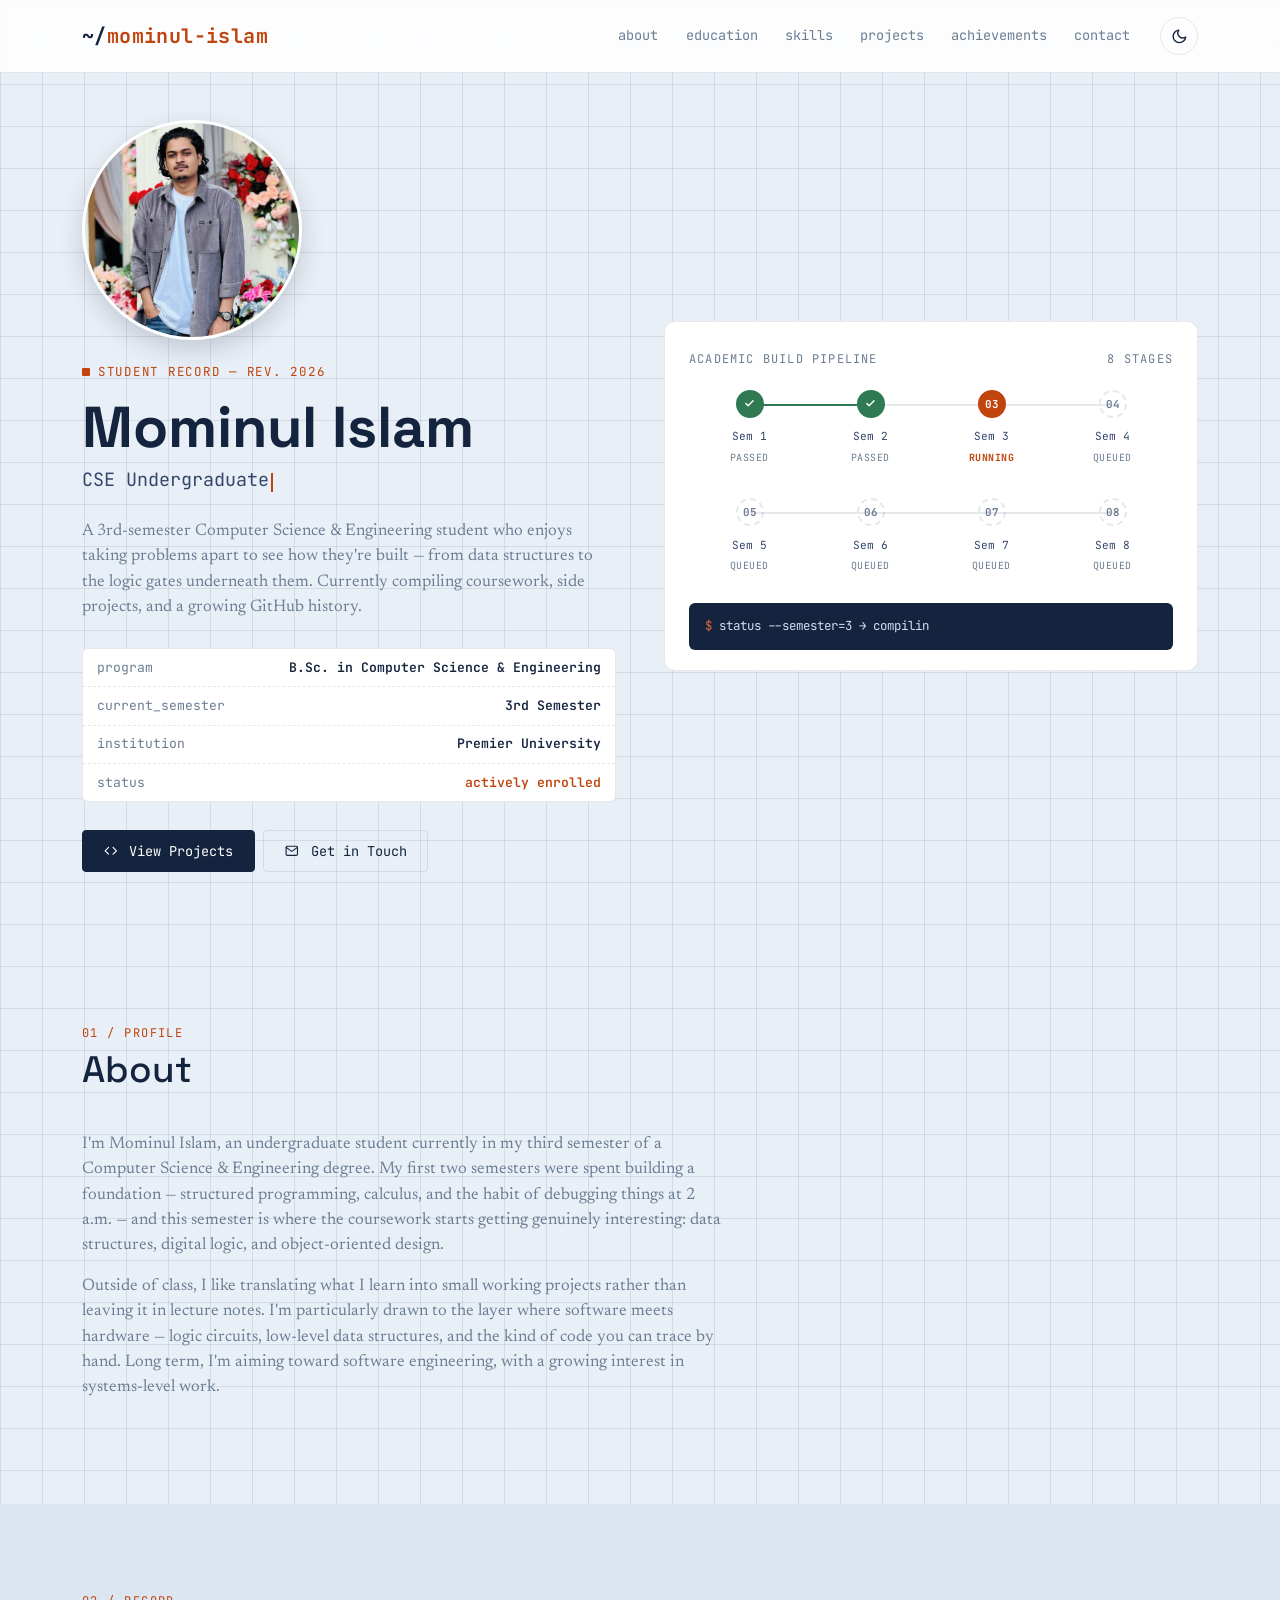
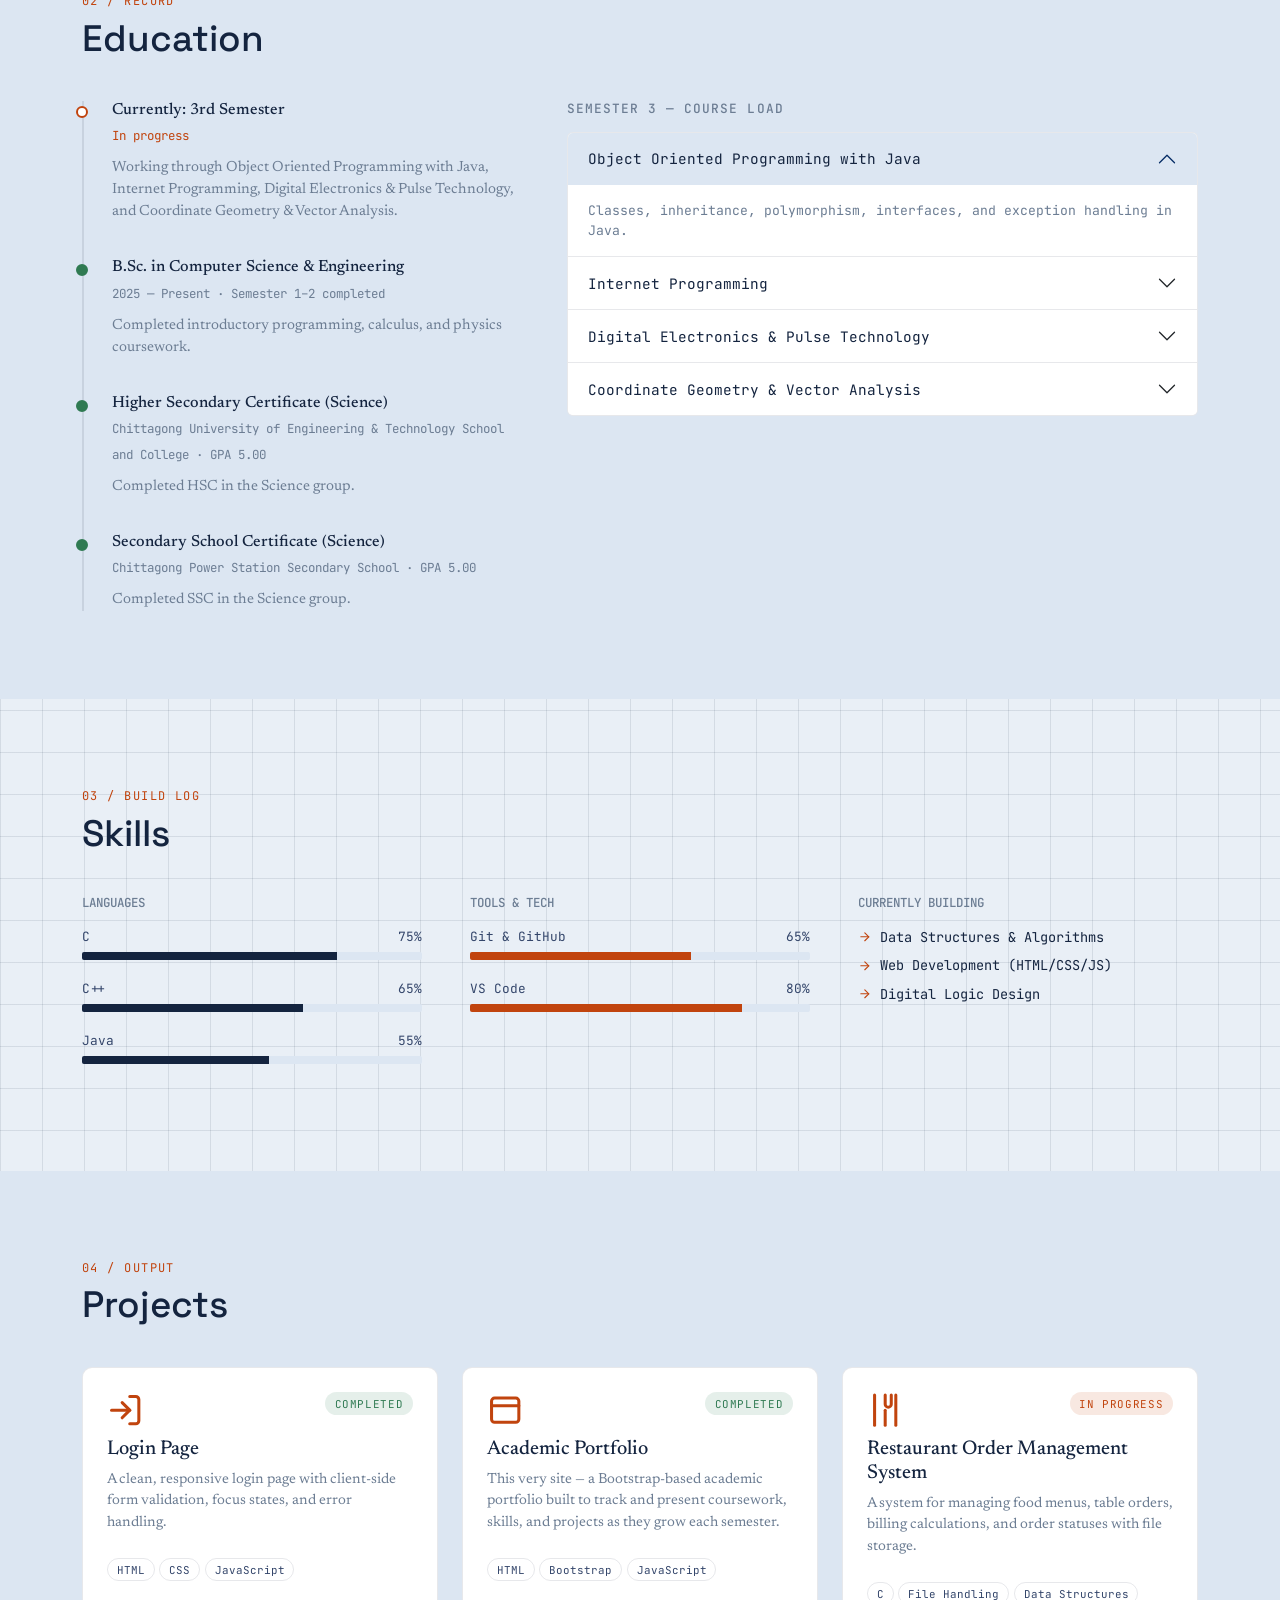
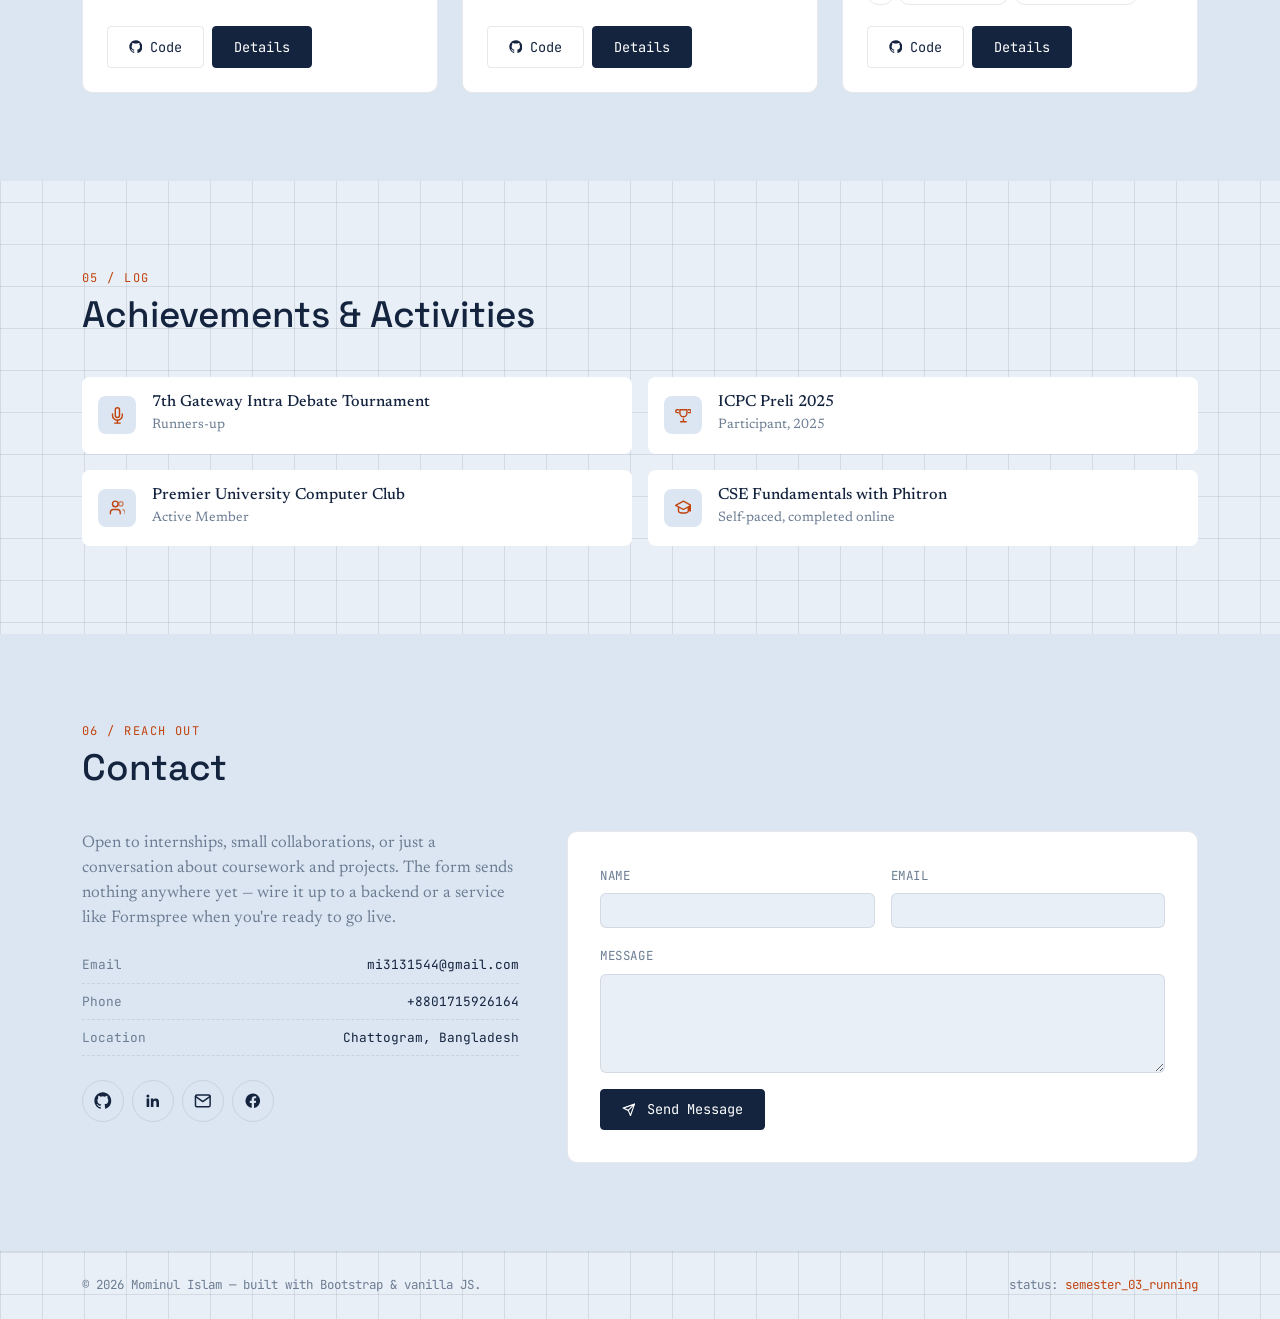
<file: index.html>
<!DOCTYPE html>
<html lang="en" data-theme="light">
<head>
<meta charset="UTF-8">
<meta name="viewport" content="width=device-width, initial-scale=1.0">
<title>Mominul Islam — Academic Portfolio</title>

<!-- Bootstrap 5 -->
<link href="https://cdn.jsdelivr.net/npm/bootstrap@5.3.3/dist/css/bootstrap.min.css" rel="stylesheet">
<!-- Fonts -->
<link rel="preconnect" href="https://fonts.googleapis.com">
<link href="https://fonts.googleapis.com/css2?family=Space+Grotesk:wght@400;500;600;700&family=Newsreader:ital,opsz,wght@0,6..72,400;0,6..72,500;1,6..72,400&family=JetBrains+Mono:wght@400;500;700&display=swap" rel="stylesheet">

<!-- Custom Stylesheet -->
<link rel="stylesheet" href="style.css">
</head>
<body>

<!-- ================= NAVBAR ================= -->
<nav class="navbar navbar-expand-lg fixed-top bp-navbar" id="mainNav">
  <div class="container">
    <a class="navbar-brand" href="#">~/<span>mominul-islam</span></a>
    <button class="navbar-toggler" type="button" data-bs-toggle="collapse" data-bs-target="#navContent">
      <span class="navbar-toggler-icon"></span>
    </button>
    <div class="collapse navbar-collapse" id="navContent">
      <ul class="navbar-nav ms-auto align-items-lg-center">
        <li class="nav-item"><a class="nav-link" href="#about">about</a></li>
        <li class="nav-item"><a class="nav-link" href="#education">education</a></li>
        <li class="nav-item"><a class="nav-link" href="#skills">skills</a></li>
        <li class="nav-item"><a class="nav-link" href="#projects">projects</a></li>
        <li class="nav-item"><a class="nav-link" href="#achievements">achievements</a></li>
        <li class="nav-item"><a class="nav-link" href="#contact">contact</a></li>
        <li class="nav-item ms-lg-3 mt-2 mt-lg-0">
          <button id="themeToggle" aria-label="Toggle dark mode"><svg class="icon-svg" viewBox="0 0 24 24" fill="none" stroke="currentColor" stroke-width="2" stroke-linecap="round" stroke-linejoin="round"><path d="M21 12.79A9 9 0 1 1 11.21 3 7 7 0 0 0 21 12.79z"/></svg></button>
        </li>
      </ul>
    </div>
  </div>
</nav>

<!-- ================= HERO ================= -->
<header class="hero" id="top">
  <div class="container">
    <div class="row align-items-center g-5">
      <div class="col-lg-6">
        <!-- Replace "profile.jpg" below with the path to your own photo -->
        <div class="hero-photo">
          <img src="images/photo_2026-08-31_02-13-25.jpg" alt="Mominul Islam" class="hero-photo-img"
               onerror="this.style.display='none'; this.nextElementSibling.style.display='flex';">
          <div class="avatar-mark hero-photo-fallback">MI</div>
        </div>
        <div class="eyebrow font-mono">Student Record — Rev. 2026</div>
        <h1>Mominul Islam</h1>
        <div class="hero-role font-mono">
          <span id="typedRole">CSE Undergraduate</span><span class="caret"></span>
        </div>

        <p class="mt-4 text-slate" style="max-width:34rem;">
          A 3rd-semester Computer Science &amp; Engineering student who enjoys taking problems
          apart to see how they're built — from data structures to the logic gates underneath them.
          Currently compiling coursework, side projects, and a growing GitHub history.
        </p>

        <div class="spec-sheet">
          <div class="row-item"><span>program</span><span>B.Sc. in Computer Science &amp; Engineering</span></div>
          <div class="row-item"><span>current_semester</span><span>3rd Semester</span></div>
          <div class="row-item"><span>institution</span><span>Premier University</span></div>
          <div class="row-item"><span>status</span><span class="text-accent">actively enrolled</span></div>
        </div>

        <div class="d-flex flex-wrap gap-2">
          <a href="#projects" class="btn btn-blueprint"><svg class="icon-svg me-1" viewBox="0 0 24 24" fill="none" stroke="currentColor" stroke-width="2" stroke-linecap="round" stroke-linejoin="round"><polyline points="16 18 22 12 16 6"/><polyline points="8 6 2 12 8 18"/></svg> View Projects</a>
          <a href="#contact" class="btn btn-outline-blueprint"><svg class="icon-svg me-1" viewBox="0 0 24 24" fill="none" stroke="currentColor" stroke-width="2" stroke-linecap="round" stroke-linejoin="round"><rect x="2" y="4" width="20" height="16" rx="2"/><path d="m22 6-10 7L2 6"/></svg> Get in Touch</a>
        </div>
      </div>

      <div class="col-lg-6">
        <div class="pipeline-card">
          <div class="pipeline-title">
            <span>Academic Build Pipeline</span>
            <span>8 stages</span>
          </div>
          <div class="bp-pipeline">
            <div class="bp-node is-done"><span class="dot"><svg class="icon-svg" viewBox="0 0 24 24" fill="none" stroke="currentColor" stroke-width="3" stroke-linecap="round" stroke-linejoin="round"><polyline points="20 6 9 17 4 12"/></svg></span><span class="label">Sem 1</span><span class="status">Passed</span></div>
            <div class="bp-node is-done"><span class="dot"><svg class="icon-svg" viewBox="0 0 24 24" fill="none" stroke="currentColor" stroke-width="3" stroke-linecap="round" stroke-linejoin="round"><polyline points="20 6 9 17 4 12"/></svg></span><span class="label">Sem 2</span><span class="status">Passed</span></div>
            <div class="bp-node is-active"><span class="dot">03</span><span class="label">Sem 3</span><span class="status">Running</span></div>
            <div class="bp-node is-queued"><span class="dot">04</span><span class="label">Sem 4</span><span class="status">Queued</span></div>
            <div class="bp-node is-queued"><span class="dot">05</span><span class="label">Sem 5</span><span class="status">Queued</span></div>
            <div class="bp-node is-queued"><span class="dot">06</span><span class="label">Sem 6</span><span class="status">Queued</span></div>
            <div class="bp-node is-queued"><span class="dot">07</span><span class="label">Sem 7</span><span class="status">Queued</span></div>
            <div class="bp-node is-queued"><span class="dot">08</span><span class="label">Sem 8</span><span class="status">Queued</span></div>
          </div>
          <div class="terminal-log">
            <span class="prompt">$</span> <span id="terminalLine"></span><span class="caret" style="background:#CFE0F5;"></span>
          </div>
        </div>
      </div>
    </div>
  </div>
</header>

<!-- ================= ABOUT ================= -->
<section id="about">
  <div class="container">
    <div class="row">
      <div class="col-lg-7 reveal">
        <div class="section-eyebrow">01 / Profile</div>
        <h2 class="section-title">About</h2>
        <p class="text-slate">
          I'm Mominul Islam, an undergraduate student currently in my third semester of a
          Computer Science &amp; Engineering degree. My first two semesters were spent building a
          foundation — structured programming, calculus, and the habit of debugging things at
          2 a.m. — and this semester is where the coursework starts getting genuinely interesting:
          data structures, digital logic, and object-oriented design.
        </p>
        <p class="text-slate">
          Outside of class, I like translating what I learn into small working projects rather than
          leaving it in lecture notes. I'm particularly drawn to the layer where software meets
          hardware — logic circuits, low-level data structures, and the kind of code you can trace
          by hand. Long term, I'm aiming toward software engineering, with a growing interest in
          systems-level work.
        </p>
      </div>
    </div>
  </div>
</section>

<!-- ================= EDUCATION ================= -->
<section id="education" style="background:var(--blueprint-strong);">
  <div class="container">
    <div class="section-eyebrow reveal">02 / Record</div>
    <h2 class="section-title reveal">Education</h2>

    <div class="row g-5">
      <div class="col-lg-5 reveal">
        <div class="timeline">
          <div class="timeline-item">
            <h6 class="mb-1">Currently: 3rd Semester</h6>
            <span class="font-mono text-accent" style="font-size:.78rem;">In progress</span>
            <p class="text-slate mt-2 mb-0" style="font-size:.92rem;">Working through Object Oriented Programming with Java, Internet Programming, Digital Electronics &amp; Pulse Technology, and Coordinate Geometry &amp; Vector Analysis.</p>
          </div>
          <div class="timeline-item done">
            <h6 class="mb-1">B.Sc. in Computer Science &amp; Engineering</h6>
            <span class="font-mono text-slate" style="font-size:.78rem;">2025 — Present · Semester 1–2 completed</span>
            <p class="text-slate mt-2 mb-0" style="font-size:.92rem;">Completed introductory programming, calculus, and physics coursework.</p>
          </div>
          <div class="timeline-item done">
            <h6 class="mb-1">Higher Secondary Certificate (Science)</h6>
            <span class="font-mono text-slate" style="font-size:.78rem;">Chittagong University of Engineering &amp; Technology School and College · GPA 5.00</span>
            <p class="text-slate mt-2 mb-0" style="font-size:.92rem;">Completed HSC in the Science group.</p>
          </div>
          <div class="timeline-item done">
            <h6 class="mb-1">Secondary School Certificate (Science)</h6>
            <span class="font-mono text-slate" style="font-size:.78rem;">Chittagong Power Station Secondary School · GPA 5.00</span>
            <p class="text-slate mt-2 mb-0" style="font-size:.92rem;">Completed SSC in the Science group.</p>
          </div>
        </div>
      </div>

      <div class="col-lg-7 reveal">
        <h6 class="font-mono text-slate mb-3" style="font-size:.8rem; text-transform:uppercase; letter-spacing:.08em;">Semester 3 — Course Load</h6>
        <div class="accordion" id="courseAccordion">

          <div class="accordion-item">
            <h2 class="accordion-header">
              <button class="accordion-button" type="button" data-bs-toggle="collapse" data-bs-target="#c1">
                Object Oriented Programming with Java
              </button>
            </h2>
            <div id="c1" class="accordion-collapse collapse show" data-bs-parent="#courseAccordion">
              <div class="accordion-body">Classes, inheritance, polymorphism, interfaces, and exception handling in Java.</div>
            </div>
          </div>

          <div class="accordion-item">
            <h2 class="accordion-header">
              <button class="accordion-button collapsed" type="button" data-bs-toggle="collapse" data-bs-target="#c2">
                Internet Programming
              </button>
            </h2>
            <div id="c2" class="accordion-collapse collapse" data-bs-parent="#courseAccordion">
              <div class="accordion-body">Building web interfaces and services with HTML, CSS, JavaScript, and REST APIs.</div>
            </div>
          </div>

          <div class="accordion-item">
            <h2 class="accordion-header">
              <button class="accordion-button collapsed" type="button" data-bs-toggle="collapse" data-bs-target="#c3">
                Digital Electronics &amp; Pulse Technology
              </button>
            </h2>
            <div id="c3" class="accordion-collapse collapse" data-bs-parent="#courseAccordion">
              <div class="accordion-body">Combinational &amp; sequential circuits, pulse and switching circuits, and timing analysis.</div>
            </div>
          </div>

          <div class="accordion-item">
            <h2 class="accordion-header">
              <button class="accordion-button collapsed" type="button" data-bs-toggle="collapse" data-bs-target="#c4">
                Coordinate Geometry &amp; Vector Analysis
              </button>
            </h2>
            <div id="c4" class="accordion-collapse collapse" data-bs-parent="#courseAccordion">
              <div class="accordion-body">Analytic geometry, vector algebra, and their applications to engineering problems.</div>
            </div>
          </div>

        </div>
      </div>
    </div>
  </div>
</section>

<!-- ================= SKILLS ================= -->
<section id="skills">
  <div class="container">
    <div class="section-eyebrow reveal">03 / Build Log</div>
    <h2 class="section-title reveal">Skills</h2>

    <div class="row g-5">
      <div class="col-md-4 reveal">
        <h6 class="font-mono text-slate mb-3" style="font-size:.78rem; text-transform:uppercase;">Languages</h6>

        <div class="skill-block">
          <div class="top-row"><span>C</span><span>75%</span></div>
          <div class="progress"><div class="progress-bar" data-width="75"></div></div>
        </div>
        <div class="skill-block">
          <div class="top-row"><span>C++</span><span>65%</span></div>
          <div class="progress"><div class="progress-bar" data-width="65"></div></div>
        </div>
        <div class="skill-block">
          <div class="top-row"><span>Java</span><span>55%</span></div>
          <div class="progress"><div class="progress-bar" data-width="55"></div></div>
        </div>
      </div>

      <div class="col-md-4 reveal">
        <h6 class="font-mono text-slate mb-3" style="font-size:.78rem; text-transform:uppercase;">Tools &amp; Tech</h6>

        <div class="skill-block">
          <div class="top-row"><span>Git &amp; GitHub</span><span>65%</span></div>
          <div class="progress"><div class="progress-bar accent" data-width="65"></div></div>
        </div>
        <div class="skill-block">
          <div class="top-row"><span>VS Code</span><span>80%</span></div>
          <div class="progress"><div class="progress-bar accent" data-width="80"></div></div>
        </div>
      </div>

      <div class="col-md-4 reveal">
        <h6 class="font-mono text-slate mb-3" style="font-size:.78rem; text-transform:uppercase;">Currently Building</h6>
        <ul class="list-unstyled font-mono" style="font-size:.85rem;">
          <li class="mb-2"><svg class="icon-svg text-accent" viewBox="0 0 24 24" fill="none" stroke="currentColor" stroke-width="2" stroke-linecap="round" stroke-linejoin="round"><line x1="5" y1="12" x2="19" y2="12"/><polyline points="12 5 19 12 12 19"/></svg> Data Structures &amp; Algorithms</li>
          <li class="mb-2"><svg class="icon-svg text-accent" viewBox="0 0 24 24" fill="none" stroke="currentColor" stroke-width="2" stroke-linecap="round" stroke-linejoin="round"><line x1="5" y1="12" x2="19" y2="12"/><polyline points="12 5 19 12 12 19"/></svg> Web Development (HTML/CSS/JS)</li>
          <li class="mb-2"><svg class="icon-svg text-accent" viewBox="0 0 24 24" fill="none" stroke="currentColor" stroke-width="2" stroke-linecap="round" stroke-linejoin="round"><line x1="5" y1="12" x2="19" y2="12"/><polyline points="12 5 19 12 12 19"/></svg> Digital Logic Design</li>
        </ul>
      </div>
    </div>
  </div>
</section>

<!-- ================= PROJECTS ================= -->
<section id="projects" style="background:var(--blueprint-strong);">
  <div class="container">
    <div class="section-eyebrow reveal">04 / Output</div>
    <h2 class="section-title reveal">Projects</h2>

    <div class="row g-4">

      <div class="col-md-4 reveal">
        <div class="project-card p-4">
          <div class="d-flex justify-content-between align-items-start mb-2">
            <svg class="icon-svg fs-3 text-accent" viewBox="0 0 24 24" fill="none" stroke="currentColor" stroke-width="2" stroke-linecap="round" stroke-linejoin="round"><path d="M15 3h4a2 2 0 0 1 2 2v14a2 2 0 0 1-2 2h-4"/><polyline points="10 17 15 12 10 7"/><line x1="15" y1="12" x2="3" y2="12"/></svg>
            <span class="project-status status-done">Completed</span>
          </div>
          <h5>Login Page</h5>
          <p class="text-slate" style="font-size:.9rem;">A clean, responsive login page with client-side form validation, focus states, and error handling.</p>
          <div class="mt-2 mb-3">
            <span class="project-tag">HTML</span><span class="project-tag">CSS</span><span class="project-tag">JavaScript</span>
          </div>
          <div class="mt-auto d-flex gap-2">
            <a href="https://github.com/Mominulworks/LoginPageee" target="_blank" rel="noopener noreferrer" class="btn btn-sm btn-outline-blueprint"><svg class="icon-svg" viewBox="0 0 24 24" fill="currentColor" stroke="none"><path d="M12 .5C5.73.5.5 5.73.5 12c0 5.08 3.29 9.39 7.86 10.91.58.11.79-.25.79-.56 0-.28-.01-1.02-.02-2-3.2.7-3.88-1.54-3.88-1.54-.53-1.34-1.29-1.7-1.29-1.7-1.05-.72.08-.71.08-.71 1.17.08 1.78 1.2 1.78 1.2 1.03 1.77 2.71 1.26 3.37.96.1-.75.4-1.26.73-1.55-2.55-.29-5.23-1.28-5.23-5.69 0-1.26.45-2.29 1.19-3.09-.12-.29-.52-1.46.11-3.05 0 0 .97-.31 3.18 1.18a11.05 11.05 0 0 1 5.79 0c2.2-1.49 3.17-1.18 3.17-1.18.64 1.59.24 2.76.12 3.05.74.8 1.19 1.83 1.19 3.09 0 4.42-2.69 5.39-5.25 5.68.41.36.78 1.06.78 2.15 0 1.55-.01 2.79-.01 3.17 0 .31.21.68.8.56A10.52 10.52 0 0 0 23.5 12C23.5 5.73 18.27.5 12 .5z"/></svg> Code</a>
            <button class="btn btn-sm btn-blueprint" data-bs-toggle="modal" data-bs-target="#projModal1">Details</button>
          </div>
        </div>
      </div>

      <div class="col-md-4 reveal">
        <div class="project-card p-4">
          <div class="d-flex justify-content-between align-items-start mb-2">
            <svg class="icon-svg fs-3 text-accent" viewBox="0 0 24 24" fill="none" stroke="currentColor" stroke-width="2" stroke-linecap="round" stroke-linejoin="round"><rect x="3" y="4" width="18" height="16" rx="2"/><line x1="3" y1="9" x2="21" y2="9"/></svg>
            <span class="project-status status-done">Completed</span>
          </div>
          <h5>Academic Portfolio</h5>
          <p class="text-slate" style="font-size:.9rem;">This very site — a Bootstrap-based academic portfolio built to track and present coursework, skills, and projects as they grow each semester.</p>
          <div class="mt-2 mb-3">
            <span class="project-tag">HTML</span><span class="project-tag">Bootstrap</span><span class="project-tag">JavaScript</span>
          </div>
          <div class="mt-auto d-flex gap-2">
            <a href="#" class="btn btn-sm btn-outline-blueprint"><svg class="icon-svg" viewBox="0 0 24 24" fill="currentColor" stroke="none"><path d="M12 .5C5.73.5.5 5.73.5 12c0 5.08 3.29 9.39 7.86 10.91.58.11.79-.25.79-.56 0-.28-.01-1.02-.02-2-3.2.7-3.88-1.54-3.88-1.54-.53-1.34-1.29-1.7-1.29-1.7-1.05-.72.08-.71.08-.71 1.17.08 1.78 1.2 1.78 1.2 1.03 1.77 2.71 1.26 3.37.96.1-.75.4-1.26.73-1.55-2.55-.29-5.23-1.28-5.23-5.69 0-1.26.45-2.29 1.19-3.09-.12-.29-.52-1.46.11-3.05 0 0 .97-.31 3.18 1.18a11.05 11.05 0 0 1 5.79 0c2.2-1.49 3.17-1.18 3.17-1.18.64 1.59.24 2.76.12 3.05.74.8 1.19 1.83 1.19 3.09 0 4.42-2.69 5.39-5.25 5.68.41.36.78 1.06.78 2.15 0 1.55-.01 2.79-.01 3.17 0 .31.21.68.8.56A10.52 10.52 0 0 0 23.5 12C23.5 5.73 18.27.5 12 .5z"/></svg> Code</a>
            <button class="btn btn-sm btn-blueprint" data-bs-toggle="modal" data-bs-target="#projModal2">Details</button>
          </div>
        </div>
      </div>

      <div class="col-md-4 reveal">
        <div class="project-card p-4">
          <div class="d-flex justify-content-between align-items-start mb-2">
            <svg class="icon-svg fs-3 text-accent" viewBox="0 0 24 24" fill="none" stroke="currentColor" stroke-width="2" stroke-linecap="round" stroke-linejoin="round"><path d="M16 2v6a2 2 0 0 1-4 0V2"/><path d="M12 12v10"/><path d="M19 2v20"/><path d="M5 2v20"/></svg>
            <span class="project-status status-progress">In Progress</span>
          </div>
          <h5>Restaurant Order Management System</h5>
          <p class="text-slate" style="font-size:.9rem;">A system for managing food menus, table orders, billing calculations, and order statuses with file storage.</p>
          <div class="mt-2 mb-3">
            <span class="project-tag">C</span><span class="project-tag">File Handling</span><span class="project-tag">Data Structures</span>
          </div>
          <div class="mt-auto d-flex gap-2">
            <a href="#" class="btn btn-sm btn-outline-blueprint"><svg class="icon-svg" viewBox="0 0 24 24" fill="currentColor" stroke="none"><path d="M12 .5C5.73.5.5 5.73.5 12c0 5.08 3.29 9.39 7.86 10.91.58.11.79-.25.79-.56 0-.28-.01-1.02-.02-2-3.2.7-3.88-1.54-3.88-1.54-.53-1.34-1.29-1.7-1.29-1.7-1.05-.72.08-.71.08-.71 1.17.08 1.78 1.2 1.78 1.2 1.03 1.77 2.71 1.26 3.37.96.1-.75.4-1.26.73-1.55-2.55-.29-5.23-1.28-5.23-5.69 0-1.26.45-2.29 1.19-3.09-.12-.29-.52-1.46.11-3.05 0 0 .97-.31 3.18 1.18a11.05 11.05 0 0 1 5.79 0c2.2-1.49 3.17-1.18 3.17-1.18.64 1.59.24 2.76.12 3.05.74.8 1.19 1.83 1.19 3.09 0 4.42-2.69 5.39-5.25 5.68.41.36.78 1.06.78 2.15 0 1.55-.01 2.79-.01 3.17 0 .31.21.68.8.56A10.52 10.52 0 0 0 23.5 12C23.5 5.73 18.27.5 12 .5z"/></svg> Code</a>
            <button class="btn btn-sm btn-blueprint" data-bs-toggle="modal" data-bs-target="#projModal3">Details</button>
          </div>
        </div>
      </div>

    </div>
  </div>
</section>

<!-- Project modals -->
<div class="modal fade" id="projModal1" tabindex="-1">
  <div class="modal-dialog modal-dialog-centered">
    <div class="modal-content" style="background:var(--paper); color:var(--ink);">
      <div class="modal-header" style="border-color:var(--line);">
        <h5 class="modal-title font-display">Login Page</h5>
        <button type="button" class="btn-close" data-bs-dismiss="modal"></button>
      </div>
      <div class="modal-body text-slate">
        <p>A front-end focused project built to practice clean UI design and client-side form handling.</p>
        <ul>
          <li>Responsive layout that works across screen sizes</li>
          <li>Client-side validation with inline error messages</li>
          <li>Built with plain HTML, CSS, and JavaScript</li>
        </ul>
      </div>
    </div>
  </div>
</div>

<div class="modal fade" id="projModal2" tabindex="-1">
  <div class="modal-dialog modal-dialog-centered">
    <div class="modal-content" style="background:var(--paper); color:var(--ink);">
      <div class="modal-header" style="border-color:var(--line);">
        <h5 class="modal-title font-display">Academic Portfolio</h5>
        <button type="button" class="btn-close" data-bs-dismiss="modal"></button>
      </div>
      <div class="modal-body text-slate">
        <p>A single-file portfolio built with Bootstrap and vanilla JavaScript, designed to be updated each semester as coursework and projects change.</p>
        <ul>
          <li>Responsive layout with a light/dark toggle</li>
          <li>Scroll-triggered skill bars and section reveals</li>
          <li>A working contact form with client-side validation</li>
        </ul>
      </div>
    </div>
  </div>
</div>

<div class="modal fade" id="projModal3" tabindex="-1">
  <div class="modal-dialog modal-dialog-centered">
    <div class="modal-content" style="background:var(--paper); color:var(--ink);">
      <div class="modal-header" style="border-color:var(--line);">
        <h5 class="modal-title font-display">Restaurant Order Management System</h5>
        <button type="button" class="btn-close" data-bs-dismiss="modal"></button>
      </div>
      <div class="modal-body text-slate">
        <p>A console-based project built in C to apply structured programming and file handling to a real workflow: managing restaurant menu items, order processing, and billing.</p>
        <ul>
          <li>Add, edit, and view menu items and prices</li>
          <li>Take customer orders and generate itemized bills</li>
          <li>Persist order history and sales reports to file storage</li>
        </ul>
      </div>
    </div>
  </div>
</div>

<!-- ================= ACHIEVEMENTS ================= -->
<section id="achievements">
  <div class="container">
    <div class="section-eyebrow reveal">05 / Log</div>
    <h2 class="section-title reveal">Achievements &amp; Activities</h2>

    <div class="row g-3">
      <div class="col-md-6 reveal">
        <div class="list-group-item d-flex align-items-center gap-3 rounded-3 p-3">
          <div class="achv-icon"><svg class="icon-svg" viewBox="0 0 24 24" fill="none" stroke="currentColor" stroke-width="2" stroke-linecap="round" stroke-linejoin="round"><path d="M12 1a3 3 0 0 0-3 3v8a3 3 0 0 0 6 0V4a3 3 0 0 0-3-3z"/><path d="M19 10v2a7 7 0 0 1-14 0v-2"/><line x1="12" y1="19" x2="12" y2="23"/><line x1="8" y1="23" x2="16" y2="23"/></svg></div>
          <div>
            <h6 class="mb-0">7th Gateway Intra Debate Tournament</h6>
            <span class="text-slate" style="font-size:.85rem;">Runners-up</span>
          </div>
        </div>
      </div>
      <div class="col-md-6 reveal">
        <div class="list-group-item d-flex align-items-center gap-3 rounded-3 p-3">
          <div class="achv-icon"><svg class="icon-svg" viewBox="0 0 24 24" fill="none" stroke="currentColor" stroke-width="2" stroke-linecap="round" stroke-linejoin="round"><path d="M8 21h8M12 17v4M7 4h10v5a5 5 0 0 1-10 0V4z"/><path d="M5 4H3a2 2 0 0 0 0 4h2M19 4h2a2 2 0 0 1 0 4h-2"/></svg></div>
          <div>
            <h6 class="mb-0">ICPC Preli 2025</h6>
            <span class="text-slate" style="font-size:.85rem;">Participant, 2025</span>
          </div>
        </div>
      </div>
      <div class="col-md-6 reveal">
        <div class="list-group-item d-flex align-items-center gap-3 rounded-3 p-3">
          <div class="achv-icon"><svg class="icon-svg" viewBox="0 0 24 24" fill="none" stroke="currentColor" stroke-width="2" stroke-linecap="round" stroke-linejoin="round"><circle cx="9" cy="7" r="4"/><path d="M2 21v-2a4 4 0 0 1 4-4h6a4 4 0 0 1 4 4v2"/><circle cx="17" cy="7" r="3" opacity=".6"/><path d="M23 21v-2a4 4 0 0 0-3-3.87" opacity=".6"/></svg></div>
          <div>
            <h6 class="mb-0">Premier University Computer Club</h6>
            <span class="text-slate" style="font-size:.85rem;">Active Member</span>
          </div>
        </div>
      </div>
      <div class="col-md-6 reveal">
        <div class="list-group-item d-flex align-items-center gap-3 rounded-3 p-3">
          <div class="achv-icon"><svg class="icon-svg" viewBox="0 0 24 24" fill="none" stroke="currentColor" stroke-width="2" stroke-linecap="round" stroke-linejoin="round"><path d="M12 3 1 9l11 6 9-4.91V17h2V9L12 3z"/><path d="M5 12.5V17c0 1.66 3.13 3 7 3s7-1.34 7-3v-4.5"/></svg></div>
          <div>
            <h6 class="mb-0">CSE Fundamentals with Phitron</h6>
            <span class="text-slate" style="font-size:.85rem;">Self-paced, completed online</span>
          </div>
        </div>
      </div>
    </div>
  </div>
</section>

<!-- ================= CONTACT ================= -->
<section id="contact" style="background:var(--blueprint-strong);">
  <div class="container">
    <div class="section-eyebrow reveal">06 / Reach Out</div>
    <h2 class="section-title reveal">Contact</h2>

    <div class="row g-5">
      <div class="col-lg-5 reveal">
        <p class="text-slate">Open to internships, small collaborations, or just a conversation about coursework and projects. The form sends nothing anywhere yet — wire it up to a backend or a service like Formspree when you're ready to go live.</p>
        <div class="fact-row"><span>Email</span><span>mi3131544@gmail.com</span></div>
        <div class="fact-row"><span>Phone</span><span>+8801715926164</span></div>
        <div class="fact-row"><span>Location</span><span>Chattogram, Bangladesh</span></div>
        <div class="d-flex gap-2 mt-4">
          <a href="https://github.com/Mominulworks" target="_blank" rel="noopener noreferrer" class="social-chip" aria-label="GitHub"><svg class="icon-svg" viewBox="0 0 24 24" fill="currentColor" stroke="none"><path d="M12 .5C5.73.5.5 5.73.5 12c0 5.08 3.29 9.39 7.86 10.91.58.11.79-.25.79-.56 0-.28-.01-1.02-.02-2-3.2.7-3.88-1.54-3.88-1.54-.53-1.34-1.29-1.7-1.29-1.7-1.05-.72.08-.71.08-.71 1.17.08 1.78 1.2 1.78 1.2 1.03 1.77 2.71 1.26 3.37.96.1-.75.4-1.26.73-1.55-2.55-.29-5.23-1.28-5.23-5.69 0-1.26.45-2.29 1.19-3.09-.12-.29-.52-1.46.11-3.05 0 0 .97-.31 3.18 1.18a11.05 11.05 0 0 1 5.79 0c2.2-1.49 3.17-1.18 3.17-1.18.64 1.59.24 2.76.12 3.05.74.8 1.19 1.83 1.19 3.09 0 4.42-2.69 5.39-5.25 5.68.41.36.78 1.06.78 2.15 0 1.55-.01 2.79-.01 3.17 0 .31.21.68.8.56A10.52 10.52 0 0 0 23.5 12C23.5 5.73 18.27.5 12 .5z"/></svg></a>
          <a href="https://www.linkedin.com/in/mominul-islam-75b841421?utm_source=share_via&amp;utm_content=profile&amp;utm_medium=member_android" target="_blank" rel="noopener noreferrer" class="social-chip" aria-label="LinkedIn"><svg class="icon-svg" viewBox="0 0 24 24" fill="currentColor" stroke="none"><path d="M20.45 20.45h-3.55v-5.57c0-1.33-.02-3.04-1.85-3.04-1.86 0-2.14 1.45-2.14 2.94v5.67H9.36V9h3.41v1.56h.05c.47-.9 1.63-1.85 3.36-1.85 3.6 0 4.27 2.37 4.27 5.45v6.29zM5.34 7.43a2.06 2.06 0 1 1 0-4.12 2.06 2.06 0 0 1 0 4.12zM7.12 20.45H3.56V9h3.56v11.45z"/></svg></a>
          <a href="mailto:mi3131544@gmail.com" class="social-chip" aria-label="Email"><svg class="icon-svg" viewBox="0 0 24 24" fill="none" stroke="currentColor" stroke-width="2" stroke-linecap="round" stroke-linejoin="round"><rect x="2" y="4" width="20" height="16" rx="2"/><path d="m22 6-10 7L2 6"/></svg></a>
          <a href="https://www.facebook.com/share/1HzcScC83S/" target="_blank" rel="noopener noreferrer" class="social-chip" aria-label="Facebook"><svg class="icon-svg" viewBox="0 0 24 24" fill="currentColor" stroke="none"><path d="M22 12a10 10 0 1 0-11.5 9.95v-7.04H7.9V12h2.6V9.8c0-2.57 1.53-4 3.87-4 1.12 0 2.3.2 2.3.2v2.53h-1.3c-1.28 0-1.68.8-1.68 1.62V12h2.86l-.46 2.91h-2.4v7.04A10 10 0 0 0 22 12z"/></svg></a>
        </div>
      </div>

      <div class="col-lg-7 reveal">
        <div class="contact-card">
          <form id="contactForm" novalidate>
            <div id="formAlert"></div>
            <div class="row g-3">
              <div class="col-md-6">
                <label class="form-label">Name</label>
                <input type="text" class="form-control" id="cName" required>
              </div>
              <div class="col-md-6">
                <label class="form-label">Email</label>
                <input type="email" class="form-control" id="cEmail" required>
              </div>
              <div class="col-12">
                <label class="form-label">Message</label>
                <textarea class="form-control" id="cMessage" rows="4" required></textarea>
              </div>
              <div class="col-12">
                <button type="submit" class="btn btn-blueprint"><svg class="icon-svg me-1" viewBox="0 0 24 24" fill="none" stroke="currentColor" stroke-width="2" stroke-linecap="round" stroke-linejoin="round"><line x1="22" y1="2" x2="11" y2="13"/><polygon points="22 2 15 22 11 13 2 9 22 2"/></svg> Send Message</button>
              </div>
            </div>
          </form>
        </div>
      </div>
    </div>
  </div>
</section>

<footer class="py-4">
  <div class="container d-flex flex-column flex-md-row justify-content-between align-items-center gap-2">
    <span>© 2026 Mominul Islam — built with Bootstrap &amp; vanilla JS.</span>
    <span>status: <span class="text-accent">semester_03_running</span></span>
  </div>
</footer>

<button id="backToTop" aria-label="Back to top"><svg class="icon-svg" viewBox="0 0 24 24" fill="none" stroke="currentColor" stroke-width="2" stroke-linecap="round" stroke-linejoin="round"><line x1="12" y1="19" x2="12" y2="5"/><polyline points="5 12 12 5 19 12"/></svg></button>

<script src="https://cdn.jsdelivr.net/npm/bootstrap@5.3.3/dist/js/bootstrap.bundle.min.js"></script>
<script src="script.js"></script>
</body>
</html>
</file>
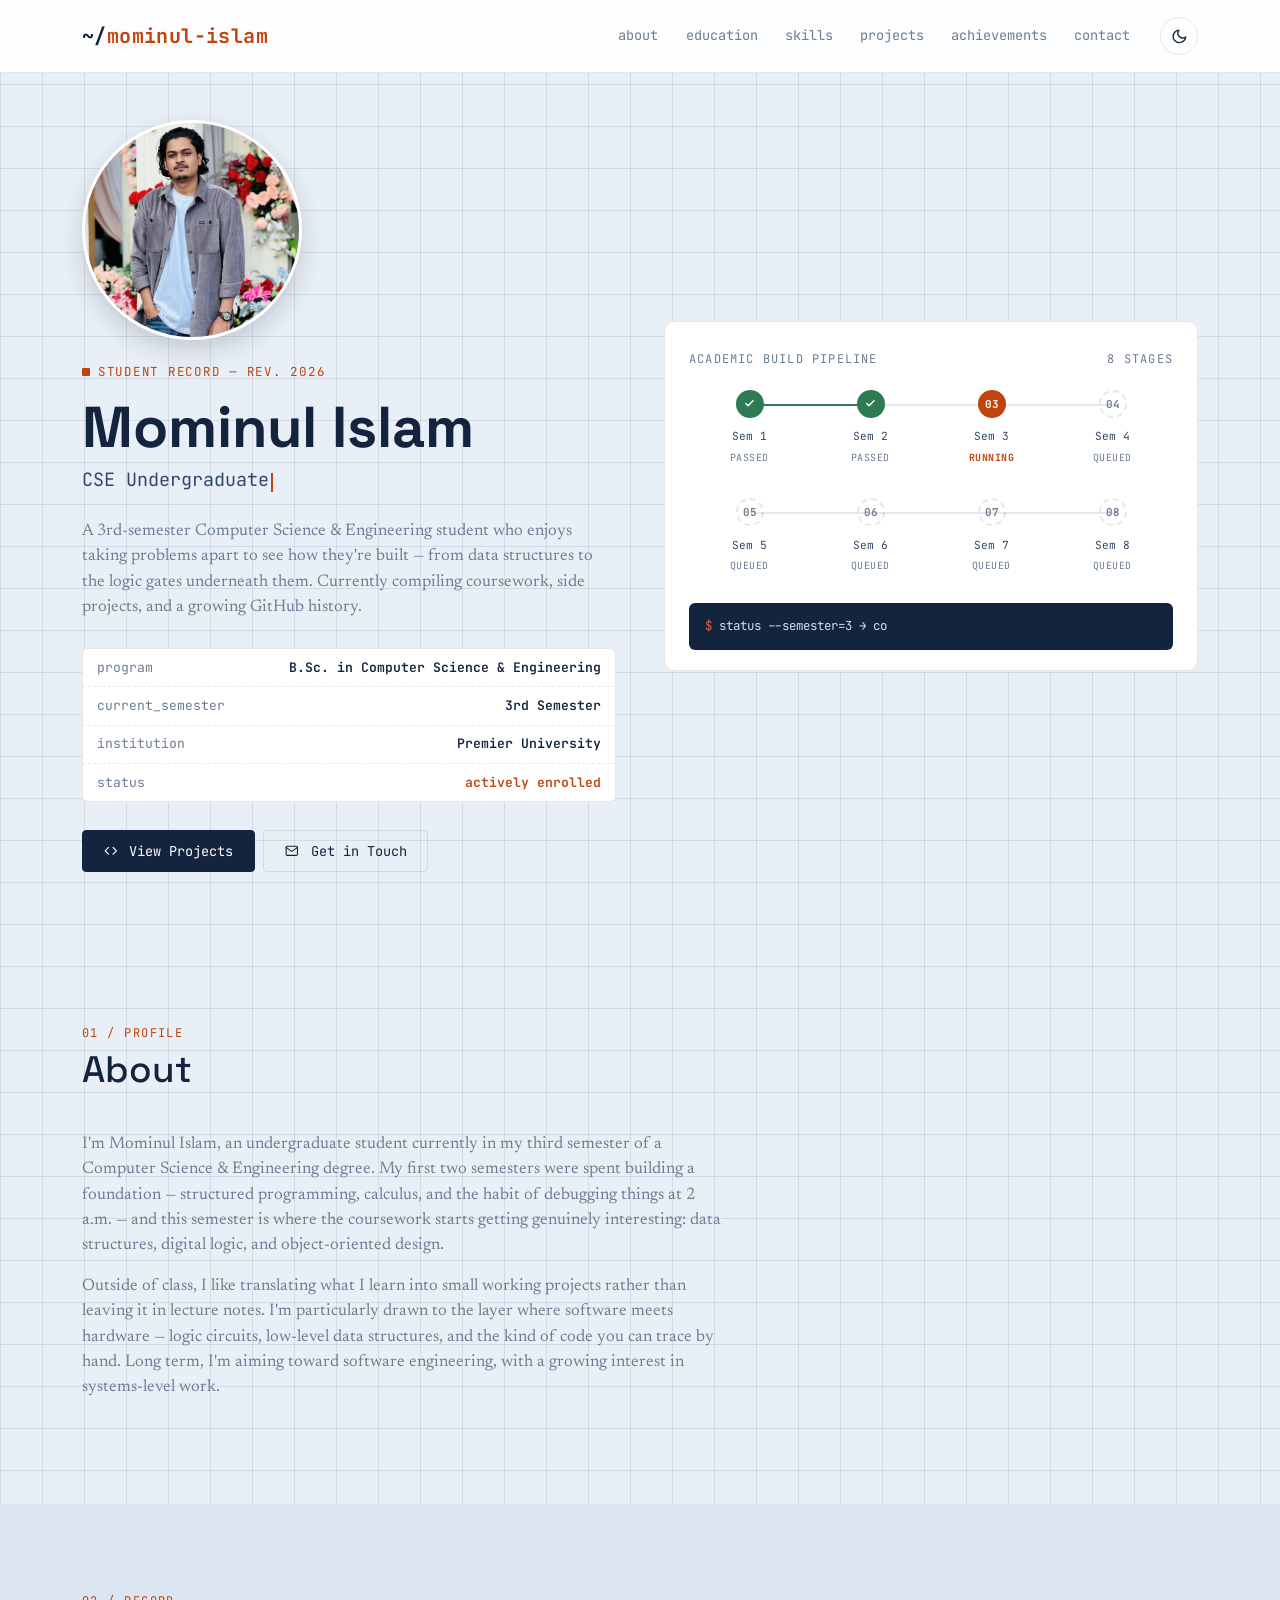
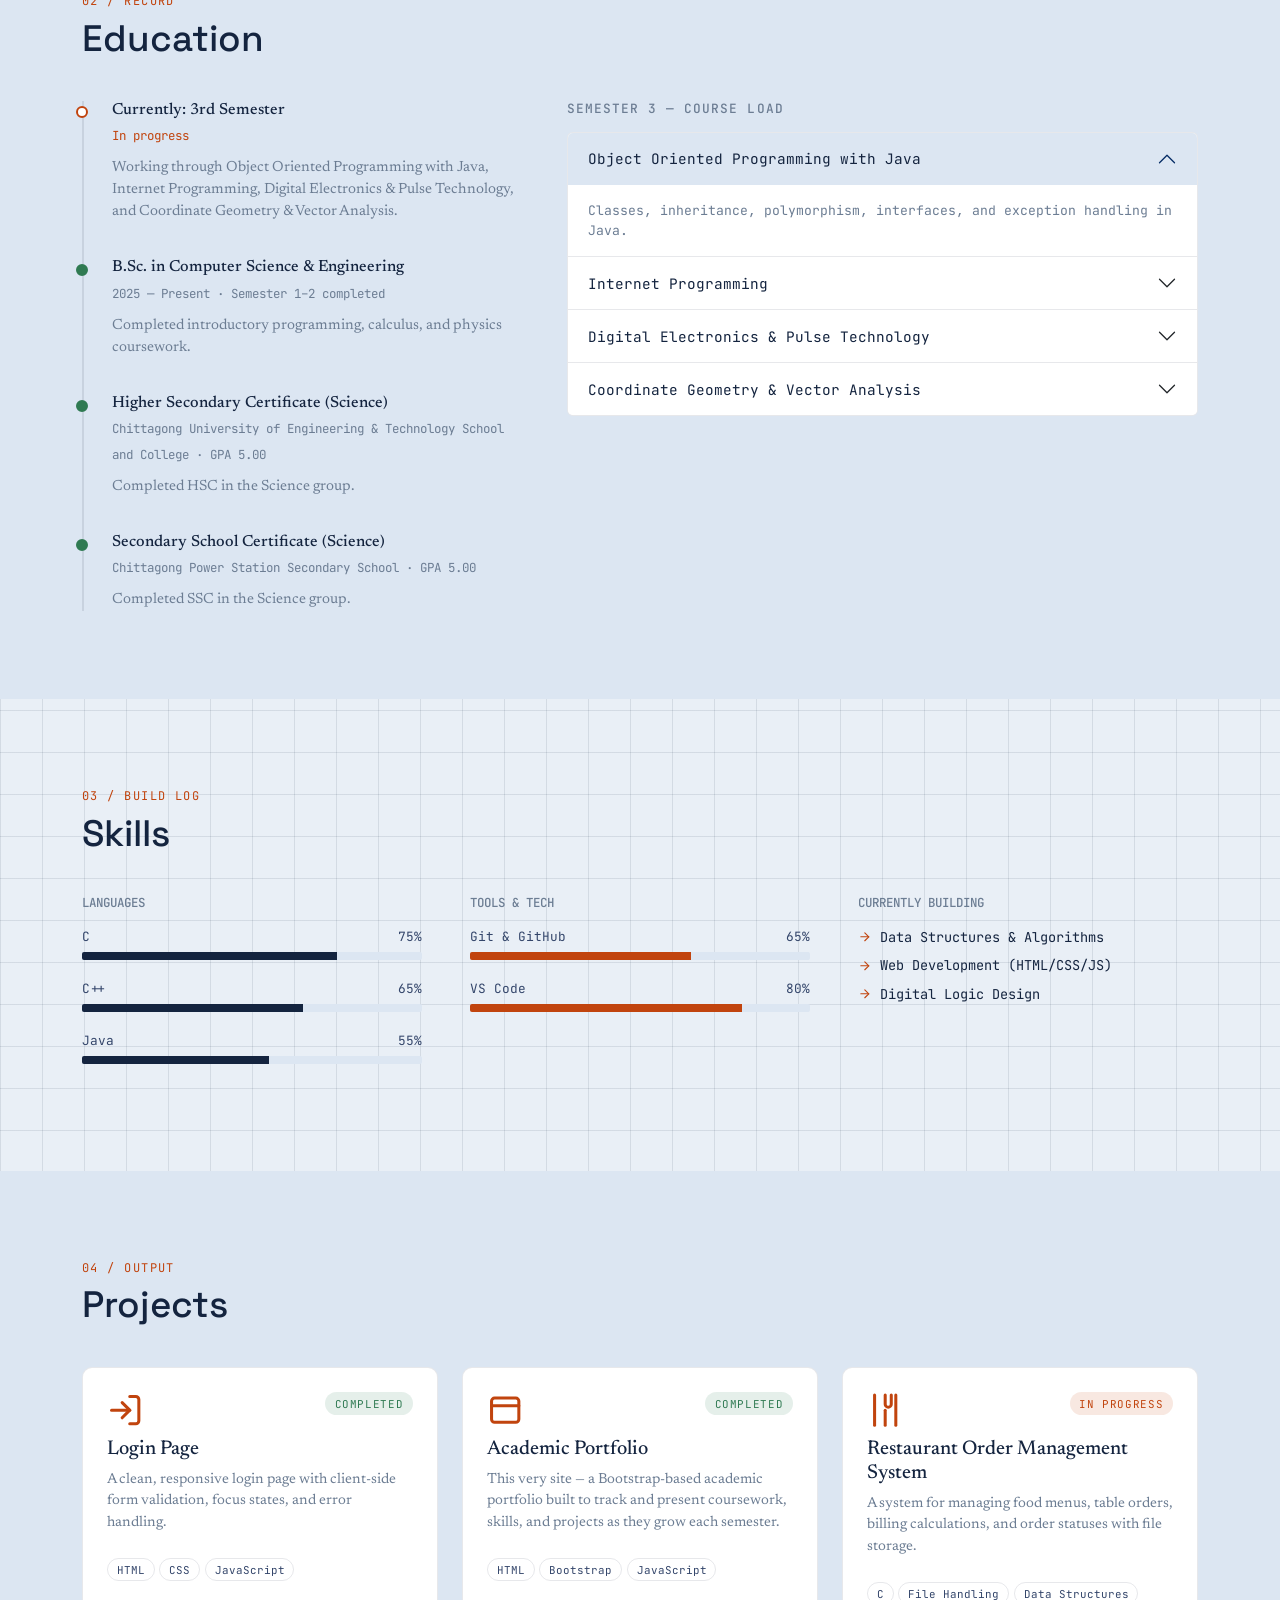
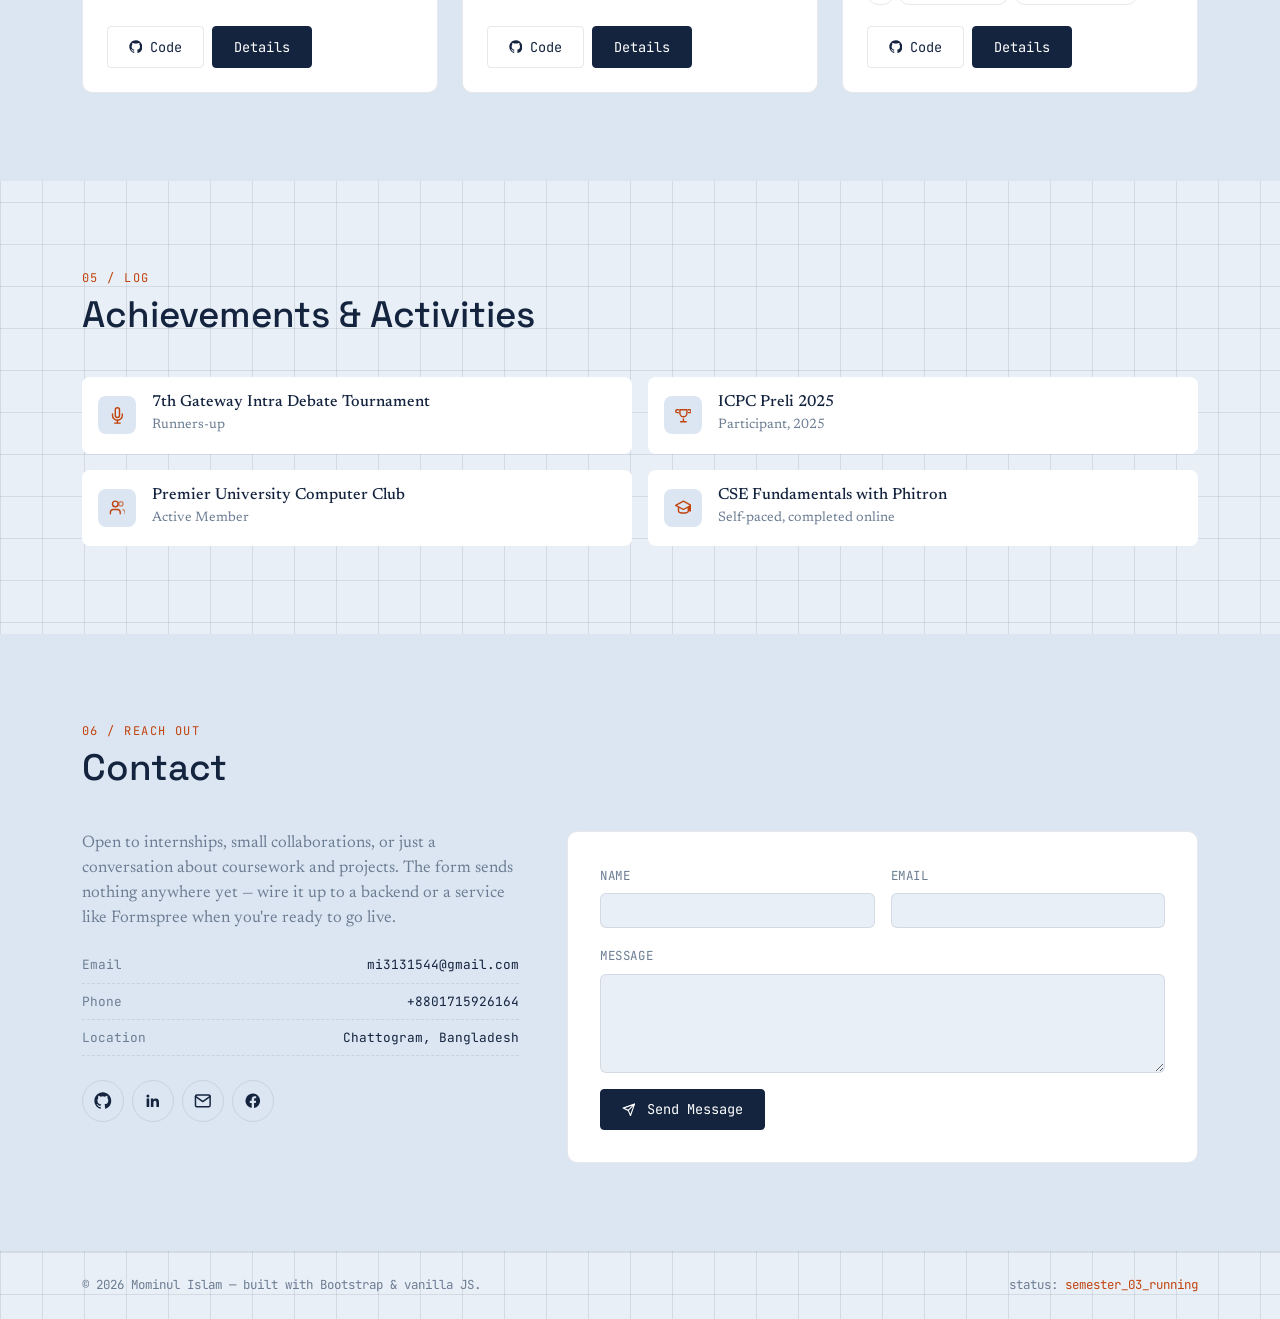
<file: new_index.html>
<!DOCTYPE html>
<html lang="en" data-theme="light">
<head>
<meta charset="UTF-8">
<meta name="viewport" content="width=device-width, initial-scale=1.0">
<title>Mominul Islam — Academic Portfolio</title>

<!-- Bootstrap 5 -->
<link href="https://cdn.jsdelivr.net/npm/bootstrap@5.3.3/dist/css/bootstrap.min.css" rel="stylesheet">
<!-- Fonts -->
<link rel="preconnect" href="https://fonts.googleapis.com">
<link href="https://fonts.googleapis.com/css2?family=Space+Grotesk:wght@400;500;600;700&family=Newsreader:ital,opsz,wght@0,6..72,400;0,6..72,500;1,6..72,400&family=JetBrains+Mono:wght@400;500;700&display=swap" rel="stylesheet">

<!-- Custom Stylesheet -->
<link rel="stylesheet" href="style.css">
</head>
<body>

<!-- ================= NAVBAR ================= -->
<nav class="navbar navbar-expand-lg fixed-top bp-navbar" id="mainNav">
  <div class="container">
    <a class="navbar-brand" href="#">~/<span>mominul-islam</span></a>
    <button class="navbar-toggler" type="button" data-bs-toggle="collapse" data-bs-target="#navContent">
      <span class="navbar-toggler-icon"></span>
    </button>
    <div class="collapse navbar-collapse" id="navContent">
      <ul class="navbar-nav ms-auto align-items-lg-center">
        <li class="nav-item"><a class="nav-link" href="#about">about</a></li>
        <li class="nav-item"><a class="nav-link" href="#education">education</a></li>
        <li class="nav-item"><a class="nav-link" href="#skills">skills</a></li>
        <li class="nav-item"><a class="nav-link" href="#projects">projects</a></li>
        <li class="nav-item"><a class="nav-link" href="#achievements">achievements</a></li>
        <li class="nav-item"><a class="nav-link" href="#contact">contact</a></li>
        <li class="nav-item ms-lg-3 mt-2 mt-lg-0">
          <button id="themeToggle" aria-label="Toggle dark mode"><svg class="icon-svg" viewBox="0 0 24 24" fill="none" stroke="currentColor" stroke-width="2" stroke-linecap="round" stroke-linejoin="round"><path d="M21 12.79A9 9 0 1 1 11.21 3 7 7 0 0 0 21 12.79z"/></svg></button>
        </li>
      </ul>
    </div>
  </div>
</nav>

<!-- ================= HERO ================= -->
<header class="hero" id="top">
  <div class="container">
    <div class="row align-items-center g-5">
      <div class="col-lg-6">
        <!-- Replace "profile.jpg" below with the path to your own photo -->
        <div class="hero-photo">
          <img src="images/photo_2026-08-31_02-13-25.jpg" alt="Mominul Islam" class="hero-photo-img"
               onerror="this.style.display='none'; this.nextElementSibling.style.display='flex';">
          <div class="avatar-mark hero-photo-fallback">MI</div>
        </div>
        <div class="eyebrow font-mono">Student Record — Rev. 2026</div>
        <h1>Mominul Islam</h1>
        <div class="hero-role font-mono">
          <span id="typedRole">CSE Undergraduate</span><span class="caret"></span>
        </div>

        <p class="mt-4 text-slate" style="max-width:34rem;">
          A 3rd-semester Computer Science &amp; Engineering student who enjoys taking problems
          apart to see how they're built — from data structures to the logic gates underneath them.
          Currently compiling coursework, side projects, and a growing GitHub history.
        </p>

        <div class="spec-sheet">
          <div class="row-item"><span>program</span><span>B.Sc. in Computer Science &amp; Engineering</span></div>
          <div class="row-item"><span>current_semester</span><span>3rd Semester</span></div>
          <div class="row-item"><span>institution</span><span>Premier University</span></div>
          <div class="row-item"><span>status</span><span class="text-accent">actively enrolled</span></div>
        </div>

        <div class="d-flex flex-wrap gap-2">
          <a href="#projects" class="btn btn-blueprint"><svg class="icon-svg me-1" viewBox="0 0 24 24" fill="none" stroke="currentColor" stroke-width="2" stroke-linecap="round" stroke-linejoin="round"><polyline points="16 18 22 12 16 6"/><polyline points="8 6 2 12 8 18"/></svg> View Projects</a>
          <a href="#contact" class="btn btn-outline-blueprint"><svg class="icon-svg me-1" viewBox="0 0 24 24" fill="none" stroke="currentColor" stroke-width="2" stroke-linecap="round" stroke-linejoin="round"><rect x="2" y="4" width="20" height="16" rx="2"/><path d="m22 6-10 7L2 6"/></svg> Get in Touch</a>
        </div>
      </div>

      <div class="col-lg-6">
        <div class="pipeline-card">
          <div class="pipeline-title">
            <span>Academic Build Pipeline</span>
            <span>8 stages</span>
          </div>
          <div class="bp-pipeline">
            <div class="bp-node is-done"><span class="dot"><svg class="icon-svg" viewBox="0 0 24 24" fill="none" stroke="currentColor" stroke-width="3" stroke-linecap="round" stroke-linejoin="round"><polyline points="20 6 9 17 4 12"/></svg></span><span class="label">Sem 1</span><span class="status">Passed</span></div>
            <div class="bp-node is-done"><span class="dot"><svg class="icon-svg" viewBox="0 0 24 24" fill="none" stroke="currentColor" stroke-width="3" stroke-linecap="round" stroke-linejoin="round"><polyline points="20 6 9 17 4 12"/></svg></span><span class="label">Sem 2</span><span class="status">Passed</span></div>
            <div class="bp-node is-active"><span class="dot">03</span><span class="label">Sem 3</span><span class="status">Running</span></div>
            <div class="bp-node is-queued"><span class="dot">04</span><span class="label">Sem 4</span><span class="status">Queued</span></div>
            <div class="bp-node is-queued"><span class="dot">05</span><span class="label">Sem 5</span><span class="status">Queued</span></div>
            <div class="bp-node is-queued"><span class="dot">06</span><span class="label">Sem 6</span><span class="status">Queued</span></div>
            <div class="bp-node is-queued"><span class="dot">07</span><span class="label">Sem 7</span><span class="status">Queued</span></div>
            <div class="bp-node is-queued"><span class="dot">08</span><span class="label">Sem 8</span><span class="status">Queued</span></div>
          </div>
          <div class="terminal-log">
            <span class="prompt">$</span> <span id="terminalLine"></span><span class="caret" style="background:#CFE0F5;"></span>
          </div>
        </div>
      </div>
    </div>
  </div>
</header>

<!-- ================= ABOUT ================= -->
<section id="about">
  <div class="container">
    <div class="row">
      <div class="col-lg-7 reveal">
        <div class="section-eyebrow">01 / Profile</div>
        <h2 class="section-title">About</h2>
        <p class="text-slate">
          I'm Mominul Islam, an undergraduate student currently in my third semester of a
          Computer Science &amp; Engineering degree. My first two semesters were spent building a
          foundation — structured programming, calculus, and the habit of debugging things at
          2 a.m. — and this semester is where the coursework starts getting genuinely interesting:
          data structures, digital logic, and object-oriented design.
        </p>
        <p class="text-slate">
          Outside of class, I like translating what I learn into small working projects rather than
          leaving it in lecture notes. I'm particularly drawn to the layer where software meets
          hardware — logic circuits, low-level data structures, and the kind of code you can trace
          by hand. Long term, I'm aiming toward software engineering, with a growing interest in
          systems-level work.
        </p>
      </div>
    </div>
  </div>
</section>

<!-- ================= EDUCATION ================= -->
<section id="education" style="background:var(--blueprint-strong);">
  <div class="container">
    <div class="section-eyebrow reveal">02 / Record</div>
    <h2 class="section-title reveal">Education</h2>

    <div class="row g-5">
      <div class="col-lg-5 reveal">
        <div class="timeline">
          <div class="timeline-item">
            <h6 class="mb-1">Currently: 3rd Semester</h6>
            <span class="font-mono text-accent" style="font-size:.78rem;">In progress</span>
            <p class="text-slate mt-2 mb-0" style="font-size:.92rem;">Working through Object Oriented Programming with Java, Internet Programming, Digital Electronics &amp; Pulse Technology, and Coordinate Geometry &amp; Vector Analysis.</p>
          </div>
          <div class="timeline-item done">
            <h6 class="mb-1">B.Sc. in Computer Science &amp; Engineering</h6>
            <span class="font-mono text-slate" style="font-size:.78rem;">2025 — Present · Semester 1–2 completed</span>
            <p class="text-slate mt-2 mb-0" style="font-size:.92rem;">Completed introductory programming, calculus, and physics coursework.</p>
          </div>
          <div class="timeline-item done">
            <h6 class="mb-1">Higher Secondary Certificate (Science)</h6>
            <span class="font-mono text-slate" style="font-size:.78rem;">Chittagong University of Engineering &amp; Technology School and College · GPA 5.00</span>
            <p class="text-slate mt-2 mb-0" style="font-size:.92rem;">Completed HSC in the Science group.</p>
          </div>
          <div class="timeline-item done">
            <h6 class="mb-1">Secondary School Certificate (Science)</h6>
            <span class="font-mono text-slate" style="font-size:.78rem;">Chittagong Power Station Secondary School · GPA 5.00</span>
            <p class="text-slate mt-2 mb-0" style="font-size:.92rem;">Completed SSC in the Science group.</p>
          </div>
        </div>
      </div>

      <div class="col-lg-7 reveal">
        <h6 class="font-mono text-slate mb-3" style="font-size:.8rem; text-transform:uppercase; letter-spacing:.08em;">Semester 3 — Course Load</h6>
        <div class="accordion" id="courseAccordion">

          <div class="accordion-item">
            <h2 class="accordion-header">
              <button class="accordion-button" type="button" data-bs-toggle="collapse" data-bs-target="#c1">
                Object Oriented Programming with Java
              </button>
            </h2>
            <div id="c1" class="accordion-collapse collapse show" data-bs-parent="#courseAccordion">
              <div class="accordion-body">Classes, inheritance, polymorphism, interfaces, and exception handling in Java.</div>
            </div>
          </div>

          <div class="accordion-item">
            <h2 class="accordion-header">
              <button class="accordion-button collapsed" type="button" data-bs-toggle="collapse" data-bs-target="#c2">
                Internet Programming
              </button>
            </h2>
            <div id="c2" class="accordion-collapse collapse" data-bs-parent="#courseAccordion">
              <div class="accordion-body">Building web interfaces and services with HTML, CSS, JavaScript, and REST APIs.</div>
            </div>
          </div>

          <div class="accordion-item">
            <h2 class="accordion-header">
              <button class="accordion-button collapsed" type="button" data-bs-toggle="collapse" data-bs-target="#c3">
                Digital Electronics &amp; Pulse Technology
              </button>
            </h2>
            <div id="c3" class="accordion-collapse collapse" data-bs-parent="#courseAccordion">
              <div class="accordion-body">Combinational &amp; sequential circuits, pulse and switching circuits, and timing analysis.</div>
            </div>
          </div>

          <div class="accordion-item">
            <h2 class="accordion-header">
              <button class="accordion-button collapsed" type="button" data-bs-toggle="collapse" data-bs-target="#c4">
                Coordinate Geometry &amp; Vector Analysis
              </button>
            </h2>
            <div id="c4" class="accordion-collapse collapse" data-bs-parent="#courseAccordion">
              <div class="accordion-body">Analytic geometry, vector algebra, and their applications to engineering problems.</div>
            </div>
          </div>

        </div>
      </div>
    </div>
  </div>
</section>

<!-- ================= SKILLS ================= -->
<section id="skills">
  <div class="container">
    <div class="section-eyebrow reveal">03 / Build Log</div>
    <h2 class="section-title reveal">Skills</h2>

    <div class="row g-5">
      <div class="col-md-4 reveal">
        <h6 class="font-mono text-slate mb-3" style="font-size:.78rem; text-transform:uppercase;">Languages</h6>

        <div class="skill-block">
          <div class="top-row"><span>C</span><span>75%</span></div>
          <div class="progress"><div class="progress-bar" data-width="75"></div></div>
        </div>
        <div class="skill-block">
          <div class="top-row"><span>C++</span><span>65%</span></div>
          <div class="progress"><div class="progress-bar" data-width="65"></div></div>
        </div>
        <div class="skill-block">
          <div class="top-row"><span>Java</span><span>55%</span></div>
          <div class="progress"><div class="progress-bar" data-width="55"></div></div>
        </div>
      </div>

      <div class="col-md-4 reveal">
        <h6 class="font-mono text-slate mb-3" style="font-size:.78rem; text-transform:uppercase;">Tools &amp; Tech</h6>

        <div class="skill-block">
          <div class="top-row"><span>Git &amp; GitHub</span><span>65%</span></div>
          <div class="progress"><div class="progress-bar accent" data-width="65"></div></div>
        </div>
        <div class="skill-block">
          <div class="top-row"><span>VS Code</span><span>80%</span></div>
          <div class="progress"><div class="progress-bar accent" data-width="80"></div></div>
        </div>
      </div>

      <div class="col-md-4 reveal">
        <h6 class="font-mono text-slate mb-3" style="font-size:.78rem; text-transform:uppercase;">Currently Building</h6>
        <ul class="list-unstyled font-mono" style="font-size:.85rem;">
          <li class="mb-2"><svg class="icon-svg text-accent" viewBox="0 0 24 24" fill="none" stroke="currentColor" stroke-width="2" stroke-linecap="round" stroke-linejoin="round"><line x1="5" y1="12" x2="19" y2="12"/><polyline points="12 5 19 12 12 19"/></svg> Data Structures &amp; Algorithms</li>
          <li class="mb-2"><svg class="icon-svg text-accent" viewBox="0 0 24 24" fill="none" stroke="currentColor" stroke-width="2" stroke-linecap="round" stroke-linejoin="round"><line x1="5" y1="12" x2="19" y2="12"/><polyline points="12 5 19 12 12 19"/></svg> Web Development (HTML/CSS/JS)</li>
          <li class="mb-2"><svg class="icon-svg text-accent" viewBox="0 0 24 24" fill="none" stroke="currentColor" stroke-width="2" stroke-linecap="round" stroke-linejoin="round"><line x1="5" y1="12" x2="19" y2="12"/><polyline points="12 5 19 12 12 19"/></svg> Digital Logic Design</li>
        </ul>
      </div>
    </div>
  </div>
</section>

<!-- ================= PROJECTS ================= -->
<section id="projects" style="background:var(--blueprint-strong);">
  <div class="container">
    <div class="section-eyebrow reveal">04 / Output</div>
    <h2 class="section-title reveal">Projects</h2>

    <div class="row g-4">

      <div class="col-md-4 reveal">
        <div class="project-card p-4">
          <div class="d-flex justify-content-between align-items-start mb-2">
            <svg class="icon-svg fs-3 text-accent" viewBox="0 0 24 24" fill="none" stroke="currentColor" stroke-width="2" stroke-linecap="round" stroke-linejoin="round"><path d="M15 3h4a2 2 0 0 1 2 2v14a2 2 0 0 1-2 2h-4"/><polyline points="10 17 15 12 10 7"/><line x1="15" y1="12" x2="3" y2="12"/></svg>
            <span class="project-status status-done">Completed</span>
          </div>
          <h5>Login Page</h5>
          <p class="text-slate" style="font-size:.9rem;">A clean, responsive login page with client-side form validation, focus states, and error handling.</p>
          <div class="mt-2 mb-3">
            <span class="project-tag">HTML</span><span class="project-tag">CSS</span><span class="project-tag">JavaScript</span>
          </div>
          <div class="mt-auto d-flex gap-2">
            <a href="https://github.com/Mominulworks/LoginPageee" target="_blank" rel="noopener noreferrer" class="btn btn-sm btn-outline-blueprint"><svg class="icon-svg" viewBox="0 0 24 24" fill="currentColor" stroke="none"><path d="M12 .5C5.73.5.5 5.73.5 12c0 5.08 3.29 9.39 7.86 10.91.58.11.79-.25.79-.56 0-.28-.01-1.02-.02-2-3.2.7-3.88-1.54-3.88-1.54-.53-1.34-1.29-1.7-1.29-1.7-1.05-.72.08-.71.08-.71 1.17.08 1.78 1.2 1.78 1.2 1.03 1.77 2.71 1.26 3.37.96.1-.75.4-1.26.73-1.55-2.55-.29-5.23-1.28-5.23-5.69 0-1.26.45-2.29 1.19-3.09-.12-.29-.52-1.46.11-3.05 0 0 .97-.31 3.18 1.18a11.05 11.05 0 0 1 5.79 0c2.2-1.49 3.17-1.18 3.17-1.18.64 1.59.24 2.76.12 3.05.74.8 1.19 1.83 1.19 3.09 0 4.42-2.69 5.39-5.25 5.68.41.36.78 1.06.78 2.15 0 1.55-.01 2.79-.01 3.17 0 .31.21.68.8.56A10.52 10.52 0 0 0 23.5 12C23.5 5.73 18.27.5 12 .5z"/></svg> Code</a>
            <button class="btn btn-sm btn-blueprint" data-bs-toggle="modal" data-bs-target="#projModal1">Details</button>
          </div>
        </div>
      </div>

      <div class="col-md-4 reveal">
        <div class="project-card p-4">
          <div class="d-flex justify-content-between align-items-start mb-2">
            <svg class="icon-svg fs-3 text-accent" viewBox="0 0 24 24" fill="none" stroke="currentColor" stroke-width="2" stroke-linecap="round" stroke-linejoin="round"><rect x="3" y="4" width="18" height="16" rx="2"/><line x1="3" y1="9" x2="21" y2="9"/></svg>
            <span class="project-status status-done">Completed</span>
          </div>
          <h5>Academic Portfolio</h5>
          <p class="text-slate" style="font-size:.9rem;">This very site — a Bootstrap-based academic portfolio built to track and present coursework, skills, and projects as they grow each semester.</p>
          <div class="mt-2 mb-3">
            <span class="project-tag">HTML</span><span class="project-tag">Bootstrap</span><span class="project-tag">JavaScript</span>
          </div>
          <div class="mt-auto d-flex gap-2">
            <a href="#" class="btn btn-sm btn-outline-blueprint"><svg class="icon-svg" viewBox="0 0 24 24" fill="currentColor" stroke="none"><path d="M12 .5C5.73.5.5 5.73.5 12c0 5.08 3.29 9.39 7.86 10.91.58.11.79-.25.79-.56 0-.28-.01-1.02-.02-2-3.2.7-3.88-1.54-3.88-1.54-.53-1.34-1.29-1.7-1.29-1.7-1.05-.72.08-.71.08-.71 1.17.08 1.78 1.2 1.78 1.2 1.03 1.77 2.71 1.26 3.37.96.1-.75.4-1.26.73-1.55-2.55-.29-5.23-1.28-5.23-5.69 0-1.26.45-2.29 1.19-3.09-.12-.29-.52-1.46.11-3.05 0 0 .97-.31 3.18 1.18a11.05 11.05 0 0 1 5.79 0c2.2-1.49 3.17-1.18 3.17-1.18.64 1.59.24 2.76.12 3.05.74.8 1.19 1.83 1.19 3.09 0 4.42-2.69 5.39-5.25 5.68.41.36.78 1.06.78 2.15 0 1.55-.01 2.79-.01 3.17 0 .31.21.68.8.56A10.52 10.52 0 0 0 23.5 12C23.5 5.73 18.27.5 12 .5z"/></svg> Code</a>
            <button class="btn btn-sm btn-blueprint" data-bs-toggle="modal" data-bs-target="#projModal2">Details</button>
          </div>
        </div>
      </div>

      <div class="col-md-4 reveal">
        <div class="project-card p-4">
          <div class="d-flex justify-content-between align-items-start mb-2">
            <svg class="icon-svg fs-3 text-accent" viewBox="0 0 24 24" fill="none" stroke="currentColor" stroke-width="2" stroke-linecap="round" stroke-linejoin="round"><path d="M16 2v6a2 2 0 0 1-4 0V2"/><path d="M12 12v10"/><path d="M19 2v20"/><path d="M5 2v20"/></svg>
            <span class="project-status status-progress">In Progress</span>
          </div>
          <h5>Restaurant Order Management System</h5>
          <p class="text-slate" style="font-size:.9rem;">A system for managing food menus, table orders, billing calculations, and order statuses with file storage.</p>
          <div class="mt-2 mb-3">
            <span class="project-tag">C</span><span class="project-tag">File Handling</span><span class="project-tag">Data Structures</span>
          </div>
          <div class="mt-auto d-flex gap-2">
            <a href="#" class="btn btn-sm btn-outline-blueprint"><svg class="icon-svg" viewBox="0 0 24 24" fill="currentColor" stroke="none"><path d="M12 .5C5.73.5.5 5.73.5 12c0 5.08 3.29 9.39 7.86 10.91.58.11.79-.25.79-.56 0-.28-.01-1.02-.02-2-3.2.7-3.88-1.54-3.88-1.54-.53-1.34-1.29-1.7-1.29-1.7-1.05-.72.08-.71.08-.71 1.17.08 1.78 1.2 1.78 1.2 1.03 1.77 2.71 1.26 3.37.96.1-.75.4-1.26.73-1.55-2.55-.29-5.23-1.28-5.23-5.69 0-1.26.45-2.29 1.19-3.09-.12-.29-.52-1.46.11-3.05 0 0 .97-.31 3.18 1.18a11.05 11.05 0 0 1 5.79 0c2.2-1.49 3.17-1.18 3.17-1.18.64 1.59.24 2.76.12 3.05.74.8 1.19 1.83 1.19 3.09 0 4.42-2.69 5.39-5.25 5.68.41.36.78 1.06.78 2.15 0 1.55-.01 2.79-.01 3.17 0 .31.21.68.8.56A10.52 10.52 0 0 0 23.5 12C23.5 5.73 18.27.5 12 .5z"/></svg> Code</a>
            <button class="btn btn-sm btn-blueprint" data-bs-toggle="modal" data-bs-target="#projModal3">Details</button>
          </div>
        </div>
      </div>

    </div>
  </div>
</section>

<!-- Project modals -->
<div class="modal fade" id="projModal1" tabindex="-1">
  <div class="modal-dialog modal-dialog-centered">
    <div class="modal-content" style="background:var(--paper); color:var(--ink);">
      <div class="modal-header" style="border-color:var(--line);">
        <h5 class="modal-title font-display">Login Page</h5>
        <button type="button" class="btn-close" data-bs-dismiss="modal"></button>
      </div>
      <div class="modal-body text-slate">
        <p>A front-end focused project built to practice clean UI design and client-side form handling.</p>
        <ul>
          <li>Responsive layout that works across screen sizes</li>
          <li>Client-side validation with inline error messages</li>
          <li>Built with plain HTML, CSS, and JavaScript</li>
        </ul>
      </div>
    </div>
  </div>
</div>

<div class="modal fade" id="projModal2" tabindex="-1">
  <div class="modal-dialog modal-dialog-centered">
    <div class="modal-content" style="background:var(--paper); color:var(--ink);">
      <div class="modal-header" style="border-color:var(--line);">
        <h5 class="modal-title font-display">Academic Portfolio</h5>
        <button type="button" class="btn-close" data-bs-dismiss="modal"></button>
      </div>
      <div class="modal-body text-slate">
        <p>A single-file portfolio built with Bootstrap and vanilla JavaScript, designed to be updated each semester as coursework and projects change.</p>
        <ul>
          <li>Responsive layout with a light/dark toggle</li>
          <li>Scroll-triggered skill bars and section reveals</li>
          <li>A working contact form with client-side validation</li>
        </ul>
      </div>
    </div>
  </div>
</div>

<div class="modal fade" id="projModal3" tabindex="-1">
  <div class="modal-dialog modal-dialog-centered">
    <div class="modal-content" style="background:var(--paper); color:var(--ink);">
      <div class="modal-header" style="border-color:var(--line);">
        <h5 class="modal-title font-display">Restaurant Order Management System</h5>
        <button type="button" class="btn-close" data-bs-dismiss="modal"></button>
      </div>
      <div class="modal-body text-slate">
        <p>A console-based project built in C to apply structured programming and file handling to a real workflow: managing restaurant menu items, order processing, and billing.</p>
        <ul>
          <li>Add, edit, and view menu items and prices</li>
          <li>Take customer orders and generate itemized bills</li>
          <li>Persist order history and sales reports to file storage</li>
        </ul>
      </div>
    </div>
  </div>
</div>

<!-- ================= ACHIEVEMENTS ================= -->
<section id="achievements">
  <div class="container">
    <div class="section-eyebrow reveal">05 / Log</div>
    <h2 class="section-title reveal">Achievements &amp; Activities</h2>

    <div class="row g-3">
      <div class="col-md-6 reveal">
        <div class="list-group-item d-flex align-items-center gap-3 rounded-3 p-3">
          <div class="achv-icon"><svg class="icon-svg" viewBox="0 0 24 24" fill="none" stroke="currentColor" stroke-width="2" stroke-linecap="round" stroke-linejoin="round"><path d="M12 1a3 3 0 0 0-3 3v8a3 3 0 0 0 6 0V4a3 3 0 0 0-3-3z"/><path d="M19 10v2a7 7 0 0 1-14 0v-2"/><line x1="12" y1="19" x2="12" y2="23"/><line x1="8" y1="23" x2="16" y2="23"/></svg></div>
          <div>
            <h6 class="mb-0">7th Gateway Intra Debate Tournament</h6>
            <span class="text-slate" style="font-size:.85rem;">Runners-up</span>
          </div>
        </div>
      </div>
      <div class="col-md-6 reveal">
        <div class="list-group-item d-flex align-items-center gap-3 rounded-3 p-3">
          <div class="achv-icon"><svg class="icon-svg" viewBox="0 0 24 24" fill="none" stroke="currentColor" stroke-width="2" stroke-linecap="round" stroke-linejoin="round"><path d="M8 21h8M12 17v4M7 4h10v5a5 5 0 0 1-10 0V4z"/><path d="M5 4H3a2 2 0 0 0 0 4h2M19 4h2a2 2 0 0 1 0 4h-2"/></svg></div>
          <div>
            <h6 class="mb-0">ICPC Preli 2025</h6>
            <span class="text-slate" style="font-size:.85rem;">Participant, 2025</span>
          </div>
        </div>
      </div>
      <div class="col-md-6 reveal">
        <div class="list-group-item d-flex align-items-center gap-3 rounded-3 p-3">
          <div class="achv-icon"><svg class="icon-svg" viewBox="0 0 24 24" fill="none" stroke="currentColor" stroke-width="2" stroke-linecap="round" stroke-linejoin="round"><circle cx="9" cy="7" r="4"/><path d="M2 21v-2a4 4 0 0 1 4-4h6a4 4 0 0 1 4 4v2"/><circle cx="17" cy="7" r="3" opacity=".6"/><path d="M23 21v-2a4 4 0 0 0-3-3.87" opacity=".6"/></svg></div>
          <div>
            <h6 class="mb-0">Premier University Computer Club</h6>
            <span class="text-slate" style="font-size:.85rem;">Active Member</span>
          </div>
        </div>
      </div>
      <div class="col-md-6 reveal">
        <div class="list-group-item d-flex align-items-center gap-3 rounded-3 p-3">
          <div class="achv-icon"><svg class="icon-svg" viewBox="0 0 24 24" fill="none" stroke="currentColor" stroke-width="2" stroke-linecap="round" stroke-linejoin="round"><path d="M12 3 1 9l11 6 9-4.91V17h2V9L12 3z"/><path d="M5 12.5V17c0 1.66 3.13 3 7 3s7-1.34 7-3v-4.5"/></svg></div>
          <div>
            <h6 class="mb-0">CSE Fundamentals with Phitron</h6>
            <span class="text-slate" style="font-size:.85rem;">Self-paced, completed online</span>
          </div>
        </div>
      </div>
    </div>
  </div>
</section>

<!-- ================= CONTACT ================= -->
<section id="contact" style="background:var(--blueprint-strong);">
  <div class="container">
    <div class="section-eyebrow reveal">06 / Reach Out</div>
    <h2 class="section-title reveal">Contact</h2>

    <div class="row g-5">
      <div class="col-lg-5 reveal">
        <p class="text-slate">Open to internships, small collaborations, or just a conversation about coursework and projects. The form sends nothing anywhere yet — wire it up to a backend or a service like Formspree when you're ready to go live.</p>
        <div class="fact-row"><span>Email</span><span>mi3131544@gmail.com</span></div>
        <div class="fact-row"><span>Phone</span><span>+8801715926164</span></div>
        <div class="fact-row"><span>Location</span><span>Chattogram, Bangladesh</span></div>
        <div class="d-flex gap-2 mt-4">
          <a href="https://github.com/Mominulworks" target="_blank" rel="noopener noreferrer" class="social-chip" aria-label="GitHub"><svg class="icon-svg" viewBox="0 0 24 24" fill="currentColor" stroke="none"><path d="M12 .5C5.73.5.5 5.73.5 12c0 5.08 3.29 9.39 7.86 10.91.58.11.79-.25.79-.56 0-.28-.01-1.02-.02-2-3.2.7-3.88-1.54-3.88-1.54-.53-1.34-1.29-1.7-1.29-1.7-1.05-.72.08-.71.08-.71 1.17.08 1.78 1.2 1.78 1.2 1.03 1.77 2.71 1.26 3.37.96.1-.75.4-1.26.73-1.55-2.55-.29-5.23-1.28-5.23-5.69 0-1.26.45-2.29 1.19-3.09-.12-.29-.52-1.46.11-3.05 0 0 .97-.31 3.18 1.18a11.05 11.05 0 0 1 5.79 0c2.2-1.49 3.17-1.18 3.17-1.18.64 1.59.24 2.76.12 3.05.74.8 1.19 1.83 1.19 3.09 0 4.42-2.69 5.39-5.25 5.68.41.36.78 1.06.78 2.15 0 1.55-.01 2.79-.01 3.17 0 .31.21.68.8.56A10.52 10.52 0 0 0 23.5 12C23.5 5.73 18.27.5 12 .5z"/></svg></a>
          <a href="https://www.linkedin.com/in/mominul-islam-75b841421?utm_source=share_via&amp;utm_content=profile&amp;utm_medium=member_android" target="_blank" rel="noopener noreferrer" class="social-chip" aria-label="LinkedIn"><svg class="icon-svg" viewBox="0 0 24 24" fill="currentColor" stroke="none"><path d="M20.45 20.45h-3.55v-5.57c0-1.33-.02-3.04-1.85-3.04-1.86 0-2.14 1.45-2.14 2.94v5.67H9.36V9h3.41v1.56h.05c.47-.9 1.63-1.85 3.36-1.85 3.6 0 4.27 2.37 4.27 5.45v6.29zM5.34 7.43a2.06 2.06 0 1 1 0-4.12 2.06 2.06 0 0 1 0 4.12zM7.12 20.45H3.56V9h3.56v11.45z"/></svg></a>
          <a href="mailto:mi3131544@gmail.com" class="social-chip" aria-label="Email"><svg class="icon-svg" viewBox="0 0 24 24" fill="none" stroke="currentColor" stroke-width="2" stroke-linecap="round" stroke-linejoin="round"><rect x="2" y="4" width="20" height="16" rx="2"/><path d="m22 6-10 7L2 6"/></svg></a>
          <a href="https://www.facebook.com/share/1HzcScC83S/" target="_blank" rel="noopener noreferrer" class="social-chip" aria-label="Facebook"><svg class="icon-svg" viewBox="0 0 24 24" fill="currentColor" stroke="none"><path d="M22 12a10 10 0 1 0-11.5 9.95v-7.04H7.9V12h2.6V9.8c0-2.57 1.53-4 3.87-4 1.12 0 2.3.2 2.3.2v2.53h-1.3c-1.28 0-1.68.8-1.68 1.62V12h2.86l-.46 2.91h-2.4v7.04A10 10 0 0 0 22 12z"/></svg></a>
        </div>
      </div>

      <div class="col-lg-7 reveal">
        <div class="contact-card">
          <form id="contactForm" novalidate>
            <div id="formAlert"></div>
            <div class="row g-3">
              <div class="col-md-6">
                <label class="form-label">Name</label>
                <input type="text" class="form-control" id="cName" required>
              </div>
              <div class="col-md-6">
                <label class="form-label">Email</label>
                <input type="email" class="form-control" id="cEmail" required>
              </div>
              <div class="col-12">
                <label class="form-label">Message</label>
                <textarea class="form-control" id="cMessage" rows="4" required></textarea>
              </div>
              <div class="col-12">
                <button type="submit" class="btn btn-blueprint"><svg class="icon-svg me-1" viewBox="0 0 24 24" fill="none" stroke="currentColor" stroke-width="2" stroke-linecap="round" stroke-linejoin="round"><line x1="22" y1="2" x2="11" y2="13"/><polygon points="22 2 15 22 11 13 2 9 22 2"/></svg> Send Message</button>
              </div>
            </div>
          </form>
        </div>
      </div>
    </div>
  </div>
</section>

<footer class="py-4">
  <div class="container d-flex flex-column flex-md-row justify-content-between align-items-center gap-2">
    <span>© 2026 Mominul Islam — built with Bootstrap &amp; vanilla JS.</span>
    <span>status: <span class="text-accent">semester_03_running</span></span>
  </div>
</footer>

<button id="backToTop" aria-label="Back to top"><svg class="icon-svg" viewBox="0 0 24 24" fill="none" stroke="currentColor" stroke-width="2" stroke-linecap="round" stroke-linejoin="round"><line x1="12" y1="19" x2="12" y2="5"/><polyline points="5 12 12 5 19 12"/></svg></button>

<script src="https://cdn.jsdelivr.net/npm/bootstrap@5.3.3/dist/js/bootstrap.bundle.min.js"></script>
<script src="script.js"></script>
</body>
</html>
</file>
<file: style.css>
:root{
  --ink:#14243F;
  --ink-soft:#33456A;
  --slate:#6C7D93;
  --paper:#FFFFFF;
  --blueprint:#E9EFF6;
  --blueprint-strong:#DCE6F2;
  --line:rgba(20,36,63,0.10);
  --accent:#C1440E;
  --accent-soft:#E4653A;
  --success:#2F7A52;
  --warn:#B8860B;
  --font-display:'Space Grotesk', sans-serif;
  --font-body:'Newsreader', Georgia, serif;
  --font-mono:'JetBrains Mono', monospace;
}

[data-theme="dark"]{
  --ink:#E9EFF6;
  --ink-soft:#C6D3E5;
  --slate:#93A6C0;
  --paper:#16233A;
  --blueprint:#0F1B2E;
  --blueprint-strong:#0B1524;
  --line:rgba(233,239,246,0.10);
  --accent:#E4653A;
  --accent-soft:#F0895F;
}

*{ box-sizing:border-box; }
html{ scroll-behavior:smooth; }
body{
  background-color:var(--blueprint);
  background-image:
    linear-gradient(var(--line) 1px, transparent 1px),
    linear-gradient(90deg, var(--line) 1px, transparent 1px);
  background-size: 42px 42px;
  color:var(--ink);
  font-family:var(--font-body);
  font-size:1.05rem;
  transition:background-color .3s ease, color .3s ease;
}

h1,h2,h3,h4,.font-display{ font-family:var(--font-display); color:var(--ink); }
.font-mono{ font-family:var(--font-mono); }
.text-slate{ color:var(--slate) !important; }
.text-accent{ color:var(--accent) !important; }
a{ color:var(--accent); text-decoration:none; }
a:hover{ color:var(--accent-soft); }

::selection{ background:var(--accent); color:#fff; }

/* ---------- Inline SVG icons (no external font dependency) ---------- */
.icon-svg{
  width:1em; height:1em;
  display:inline-block;
  vertical-align:-0.15em;
  flex-shrink:0;
}
.icon-svg.fs-3{ width:1.3em; height:1.3em; }

/* ---------- Navbar ---------- */
.bp-navbar{
  background:color-mix(in srgb, var(--paper) 88%, transparent);
  backdrop-filter:blur(8px);
  border-bottom:1px solid var(--line);
  transition:padding .25s ease, box-shadow .25s ease;
  padding-top:1rem; padding-bottom:1rem;
}
.bp-navbar.scrolled{
  padding-top:.5rem; padding-bottom:.5rem;
  box-shadow:0 6px 18px rgba(20,36,63,0.08);
}
.bp-navbar .navbar-brand{
  font-family:var(--font-mono);
  font-weight:700;
  color:var(--ink);
  letter-spacing:.02em;
}
.bp-navbar .navbar-brand span{ color:var(--accent); }
.bp-navbar .nav-link{
  font-family:var(--font-mono);
  font-size:.85rem;
  color:var(--slate);
  margin:0 .35rem;
  padding:.4rem .5rem !important;
  border-bottom:2px solid transparent;
}
.bp-navbar .nav-link.active, .bp-navbar .nav-link:hover{
  color:var(--ink);
  border-bottom-color:var(--accent);
}
#themeToggle{
  border:1px solid var(--line);
  background:transparent;
  color:var(--ink);
  width:38px; height:38px;
  border-radius:50%;
  display:flex; align-items:center; justify-content:center;
}
#themeToggle:hover{ border-color:var(--accent); color:var(--accent); }

/* ---------- Hero ---------- */
.hero{
  padding-top:7.5rem;
  padding-bottom:4rem;
  min-height:92vh;
  display:flex;
  align-items:center;
}
.eyebrow{
  font-family:var(--font-mono);
  font-size:.78rem;
  letter-spacing:.14em;
  text-transform:uppercase;
  color:var(--accent);
  display:inline-flex;
  align-items:center;
  gap:.5rem;
  margin-bottom:1rem;
}
.eyebrow::before{
  content:"";
  width:8px; height:8px;
  background:var(--accent);
  display:inline-block;
  border-radius:1px;
}
.hero h1{
  font-size:clamp(2.4rem, 5vw, 3.6rem);
  font-weight:700;
  line-height:1.05;
  margin-bottom:.5rem;
}
.hero-role{
  font-family:var(--font-mono);
  font-size:1.15rem;
  color:var(--ink-soft);
  min-height:1.6em;
}
.hero-role .caret{
  display:inline-block;
  width:2px; height:1.05em;
  background:var(--accent);
  margin-left:2px;
  vertical-align:text-bottom;
  animation:blink 1s steps(1) infinite;
}
@keyframes blink{ 50%{ opacity:0; } }

.spec-sheet{
  font-family:var(--font-mono);
  font-size:.82rem;
  border:1px solid var(--line);
  background:var(--paper);
  border-radius:6px;
  overflow:hidden;
  margin:1.75rem 0;
}
.spec-sheet .row-item{
  display:flex; justify-content:space-between;
  padding:.55rem .9rem;
  border-bottom:1px dashed var(--line);
}
.spec-sheet .row-item:last-child{ border-bottom:none; }
.spec-sheet .row-item span:first-child{ color:var(--slate); }
.spec-sheet .row-item span:last-child{ color:var(--ink); font-weight:600; }

.btn-blueprint{
  background:var(--ink);
  color:var(--paper) !important;
  border:1px solid var(--ink);
  font-family:var(--font-mono);
  font-size:.85rem;
  padding:.6rem 1.3rem;
  border-radius:4px;
}
.btn-blueprint:hover{ background:var(--accent); border-color:var(--accent); }
.btn-outline-blueprint{
  background:transparent;
  color:var(--ink) !important;
  border:1px solid var(--line);
  font-family:var(--font-mono);
  font-size:.85rem;
  padding:.6rem 1.3rem;
  border-radius:4px;
}
.btn-outline-blueprint:hover{ border-color:var(--accent); color:var(--accent) !important; }

/* ---------- Pipeline (signature element) ---------- */
.pipeline-card{
  background:var(--paper);
  border:1px solid var(--line);
  border-radius:10px;
  padding:1.75rem 1.5rem 1.25rem;
}
.pipeline-title{
  font-family:var(--font-mono);
  font-size:.75rem;
  text-transform:uppercase;
  letter-spacing:.1em;
  color:var(--slate);
  margin-bottom:1.4rem;
  display:flex; justify-content:space-between; align-items:center;
}
.bp-pipeline{
  display:flex;
  flex-wrap:wrap;
  row-gap:1.75rem;
}
.bp-node{
  flex:1 1 25%;
  min-width:70px;
  text-align:center;
  position:relative;
  padding-top:2.4rem;
}
.bp-node::before{ /* connecting line */
  content:"";
  position:absolute;
  top:14px; left:-50%;
  width:100%; height:2px;
  background:var(--line);
  z-index:0;
}
.bp-node:nth-child(4n+1)::before{ display:none; }
.bp-node .dot{
  position:absolute;
  top:0; left:50%;
  transform:translateX(-50%);
  width:28px; height:28px;
  border-radius:50%;
  display:flex; align-items:center; justify-content:center;
  font-family:var(--font-mono); font-size:.68rem; font-weight:700;
  background:var(--paper);
  z-index:1;
}
.bp-node.is-done .dot{ background:var(--success); color:#fff; border:2px solid var(--success); }
.bp-node.is-done::before{ background:var(--success); }
.bp-node.is-active .dot{
  background:var(--accent); color:#fff; border:2px solid var(--accent);
  animation:pulse 1.6s infinite;
}
.bp-node.is-queued .dot{ background:transparent; color:var(--slate); border:2px dashed var(--line); }
@keyframes pulse{
  0%{ box-shadow:0 0 0 0 rgba(193,68,14,0.45); }
  70%{ box-shadow:0 0 0 8px rgba(193,68,14,0); }
  100%{ box-shadow:0 0 0 0 rgba(193,68,14,0); }
}
.bp-node .label{
  font-family:var(--font-mono);
  font-size:.7rem;
  color:var(--ink-soft);
  display:block;
}
.bp-node .status{
  font-family:var(--font-mono);
  font-size:.62rem;
  text-transform:uppercase;
  letter-spacing:.05em;
  color:var(--slate);
}
.bp-node.is-active .status{ color:var(--accent); font-weight:700; }

.terminal-log{
  margin-top:1.5rem;
  background:var(--ink);
  color:#CFE0F5;
  font-family:var(--font-mono);
  font-size:.78rem;
  border-radius:6px;
  padding:.9rem 1rem;
  min-height:2.6em;
}
[data-theme="dark"] .terminal-log{ background:#060B14; }
.terminal-log .prompt{ color:var(--accent-soft); }

/* ---------- Sections ---------- */
section{ padding:5.5rem 0; scroll-margin-top:80px; }
.section-eyebrow{
  font-family:var(--font-mono);
  font-size:.75rem;
  letter-spacing:.12em;
  text-transform:uppercase;
  color:var(--accent);
  margin-bottom:.4rem;
}
.section-title{ font-size:clamp(1.7rem, 3vw, 2.3rem); margin-bottom:2.5rem; }

.reveal{ opacity:0; transform:translateY(18px); transition:opacity .6s ease, transform .6s ease; }
.reveal.is-visible{ opacity:1; transform:translateY(0); }
@media (prefers-reduced-motion: reduce){
  .reveal{ opacity:1; transform:none; transition:none; }
  .bp-node.is-active .dot{ animation:none; }
  .hero-role .caret{ animation:none; }
}

/* ID card (about) */
.id-card{
  background:var(--paper);
  border:1px solid var(--line);
  border-radius:10px;
  padding:1.75rem;
  position:relative;
}
.id-card::before{
  content:"FIG. 01 — QUICK FACTS";
  position:absolute; top:-10px; left:20px;
  background:var(--blueprint);
  padding:0 .5rem;
  font-family:var(--font-mono);
  font-size:.65rem;
  color:var(--slate);
  letter-spacing:.08em;
}
.avatar-mark{
  width:76px; height:76px;
  border-radius:50%;
  background:var(--ink);
  color:var(--paper);
  display:flex; align-items:center; justify-content:center;
  font-family:var(--font-display);
  font-size:1.6rem; font-weight:700;
  flex-shrink:0;
}
.hero-photo{
  width:220px; height:220px;
  border-radius:50%;
  overflow:hidden;
  position:relative;
  border:3px solid var(--paper);
  box-shadow:0 10px 24px rgba(20,36,63,0.18);
  margin-bottom:1.25rem;
}
.hero-photo .hero-photo-img{
  width:100%; height:100%;
  object-fit:cover;
  display:block;
}
.hero-photo .hero-photo-fallback{
  width:100%; height:100%;
  border-radius:0;
  display:none;
  align-items:center; justify-content:center;
}
.fact-row{
  display:flex; justify-content:space-between;
  font-family:var(--font-mono); font-size:.8rem;
  padding:.5rem 0; border-bottom:1px dashed var(--line);
}
.fact-row:last-child{ border-bottom:none; }
.fact-row span:first-child{ color:var(--slate); }

/* Education timeline */
.timeline{ border-left:2px solid var(--line); padding-left:1.75rem; position:relative; }
.timeline-item{ position:relative; padding-bottom:2.2rem; }
.timeline-item:last-child{ padding-bottom:0; }
.timeline-item::before{
  content:"";
  position:absolute; left:-2.28rem; top:.35rem;
  width:12px; height:12px; border-radius:50%;
  background:var(--paper); border:2px solid var(--accent);
}
.timeline-item.done::before{ background:var(--success); border-color:var(--success); }

.accordion-item{ background:var(--paper); border-color:var(--line) !important; }
.accordion-button{ font-family:var(--font-mono); font-size:.9rem; background:var(--paper); color:var(--ink); }
.accordion-button:not(.collapsed){ background:var(--blueprint-strong); color:var(--ink); box-shadow:none; }
.accordion-button:focus{ box-shadow:0 0 0 2px var(--accent-soft); }
.accordion-body{ font-family:var(--font-mono); font-size:.82rem; color:var(--slate); }

/* Skills */
.skill-block{ margin-bottom:1.2rem; }
.skill-block .top-row{
  display:flex; justify-content:space-between;
  font-family:var(--font-mono); font-size:.8rem;
  margin-bottom:.35rem; color:var(--ink-soft);
}
.progress{ background:var(--blueprint-strong); height:8px; border-radius:2px; }
.progress-bar{ background:var(--ink); width:0%; transition:width 1.1s cubic-bezier(.2,.8,.2,1); }
.progress-bar.accent{ background:var(--accent); }

/* Project cards */
.project-card{
  background:var(--paper);
  border:1px solid var(--line);
  border-radius:10px;
  height:100%;
  display:flex; flex-direction:column;
  transition:transform .25s ease, box-shadow .25s ease;
}
.project-card:hover{ transform:translateY(-5px); box-shadow:0 14px 28px rgba(20,36,63,0.12); }
.project-tag{
  font-family:var(--font-mono); font-size:.68rem;
  border:1px solid var(--line); color:var(--ink-soft);
  padding:.15rem .55rem; border-radius:20px; margin:0 .3rem .3rem 0; display:inline-block;
}
.project-status{
  font-family:var(--font-mono); font-size:.68rem; text-transform:uppercase;
  letter-spacing:.06em; padding:.2rem .6rem; border-radius:20px;
}
.status-done{ background:rgba(47,122,82,.12); color:var(--success); }
.status-progress{ background:rgba(193,68,14,.12); color:var(--accent); }

/* Achievements */
.list-group-item{
  background:var(--paper); border-color:var(--line); color:var(--ink);
}
.achv-icon{
  width:38px; height:38px; border-radius:8px;
  background:var(--blueprint-strong); color:var(--accent);
  display:flex; align-items:center; justify-content:center; flex-shrink:0;
}

/* Contact */
.contact-card{ background:var(--paper); border:1px solid var(--line); border-radius:10px; padding:2rem; }
.form-control{
  background:var(--blueprint); border:1px solid var(--line); color:var(--ink);
  font-family:var(--font-mono); font-size:.88rem;
}
.form-control:focus{ background:var(--paper); border-color:var(--accent); box-shadow:0 0 0 .2rem rgba(193,68,14,.15); color:var(--ink); }
.form-label{ font-family:var(--font-mono); font-size:.78rem; color:var(--slate); text-transform:uppercase; letter-spacing:.05em; }

.social-chip{
  width:42px; height:42px; border-radius:50%;
  border:1px solid var(--line);
  display:flex; align-items:center; justify-content:center;
  color:var(--ink); font-size:1.1rem;
}
.social-chip:hover{ border-color:var(--accent); color:var(--accent); }

footer{ border-top:1px solid var(--line); font-family:var(--font-mono); font-size:.78rem; color:var(--slate); }

#backToTop{
  position:fixed; right:1.4rem; bottom:1.4rem;
  width:44px; height:44px; border-radius:50%;
  background:var(--ink); color:var(--paper);
  display:flex; align-items:center; justify-content:center;
  border:none; opacity:0; pointer-events:none;
  transition:opacity .3s ease, background .2s ease;
  z-index:1050;
}
#backToTop.show{ opacity:1; pointer-events:auto; }
#backToTop:hover{ background:var(--accent); }

:focus-visible{ outline:2px solid var(--accent); outline-offset:2px; }
</file>
